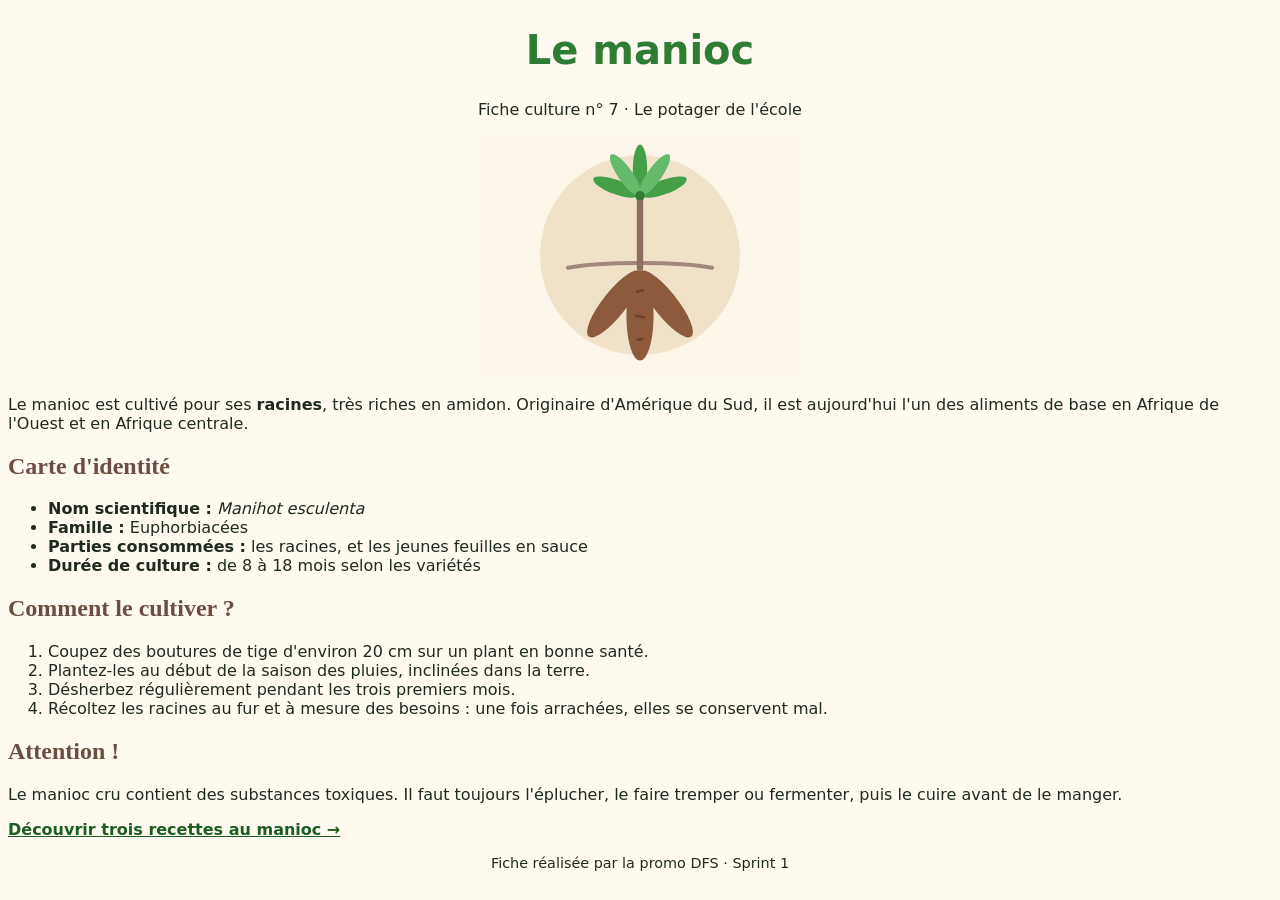
<file: niveau-1-graine/01-premiere-feuille-de-style/index.html>
<!DOCTYPE html>
<html lang="fr">
<head>
  <meta charset="UTF-8">
  <meta name="viewport" content="width=device-width, initial-scale=1.0">
  <title>Le manioc — Fiche culture</title>
  <link rel="stylesheet" href="css/style.css">
  <!-- TODO 2 : ajoutez ici une balise <style> (étape 2) -->
  <!-- TODO 3 : remplacez ensuite la balise <style> par un lien vers css/style.css (étape 3) -->
</head>
<body>
  <!--
    Cette page n'a encore AUCUN style : le navigateur applique ses styles par défaut
    (police Times, texte noir sur fond blanc, liens bleus soulignés…).
    Votre mission : l'habiller avec du CSS (voir README.md).
  -->

  <!-- ===== EN-TÊTE ===== -->
  <header>
    <!-- TODO 1 : ajoutez un attribut style à ce <h1> (étape 1) -->
    <h1>Le manioc</h1>
    <p>Fiche culture n° 7 · Le potager de l'école</p>
    <img src="images/manioc.svg" alt="Plant de manioc : une tige, des feuilles en forme de main et trois grosses racines brunes sous la terre" width="320" height="240">
  </header>

  <!-- ===== CONTENU PRINCIPAL ===== -->
  <main>
    <p>
      Le manioc est cultivé pour ses <strong>racines</strong>, très riches en amidon.
      Originaire d'Amérique du Sud, il est aujourd'hui l'un des aliments de base
      en Afrique de l'Ouest et en Afrique centrale.
    </p>

    <h2>Carte d'identité</h2>
    <ul>
      <li><strong>Nom scientifique :</strong> <i>Manihot esculenta</i></li>
      <li><strong>Famille :</strong> Euphorbiacées</li>
      <li><strong>Parties consommées :</strong> les racines, et les jeunes feuilles en sauce</li>
      <li><strong>Durée de culture :</strong> de 8 à 18 mois selon les variétés</li>
    </ul>

    <h2>Comment le cultiver ?</h2>
    <ol>
      <li>Coupez des boutures de tige d'environ 20 cm sur un plant en bonne santé.</li>
      <li>Plantez-les au début de la saison des pluies, inclinées dans la terre.</li>
      <li>Désherbez régulièrement pendant les trois premiers mois.</li>
      <li>Récoltez les racines au fur et à mesure des besoins : une fois arrachées, elles se conservent mal.</li>
    </ol>

    <h2>Attention !</h2>
    <p>
      Le manioc cru contient des substances toxiques. Il faut toujours l'éplucher,
      le faire tremper ou fermenter, puis le cuire avant de le manger.
    </p>

    <p><a href="recettes.html">Découvrir trois recettes au manioc →</a></p>
  </main>

  <!-- ===== PIED DE PAGE ===== -->
  <footer>
    <p>Fiche réalisée par la promo DFS · Sprint 1</p>
  </footer>
</body>
</html>
</file>
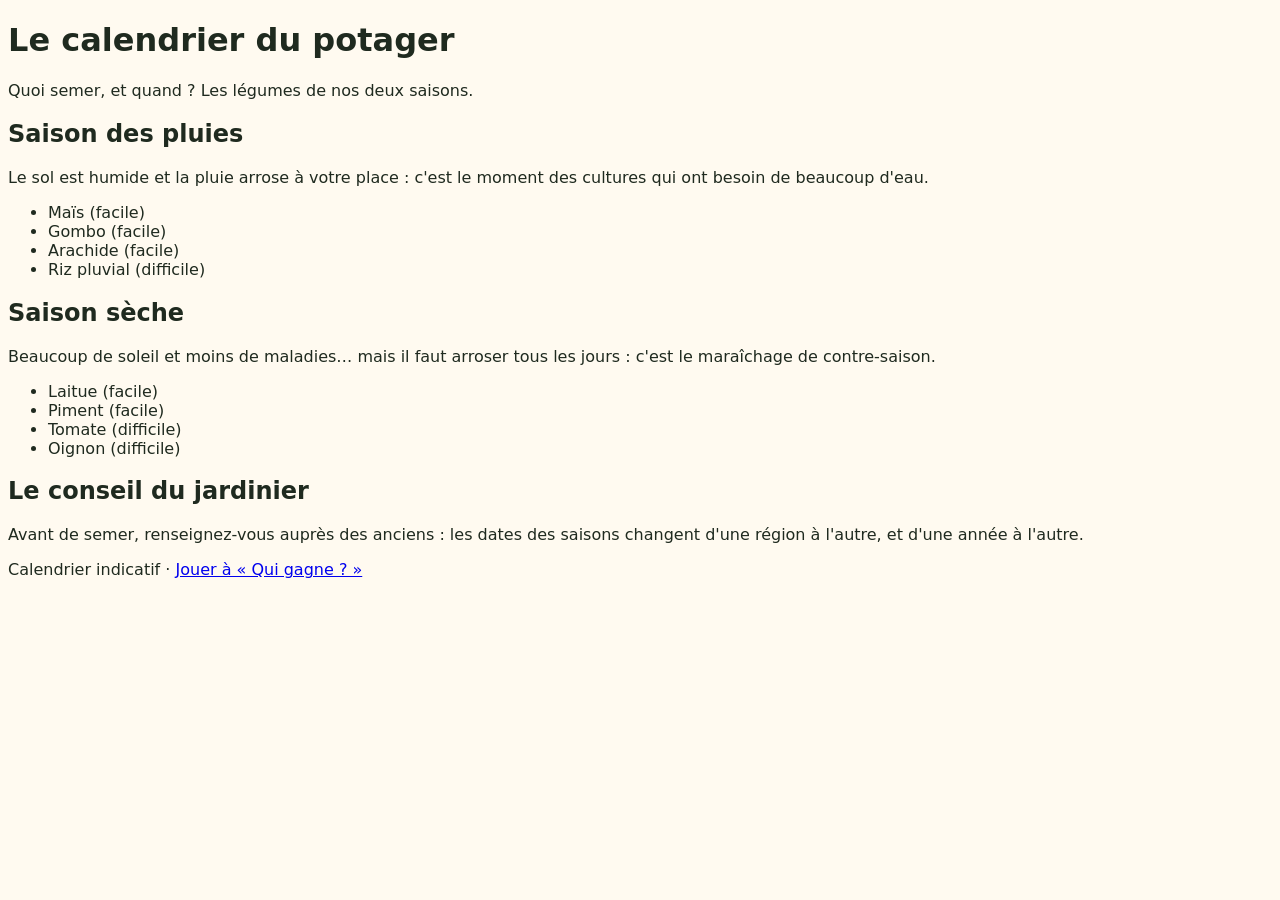
<file: niveau-1-graine/02-selecteurs-cascade/index.html>
<!DOCTYPE html>
<html lang="fr">
<head>
  <meta charset="UTF-8">
  <meta name="viewport" content="width=device-width, initial-scale=1.0">
  <title>Le calendrier du potager</title>
  <link rel="stylesheet" href="css/style.css">
</head>
<body>

  <!-- ===== EN-TÊTE ===== -->
  <header>
    <h1>Le calendrier du potager</h1>
    <p>Quoi semer, et quand ? Les légumes de nos deux saisons.</p>
  </header>

  <!-- ===== CONTENU PRINCIPAL ===== -->
  <main>

    <!-- TODO 1 : ajoutez à cette section les classes « saison » ET « pluies » -->
    <section>
      <h2>Saison des pluies</h2>
      <p>Le sol est humide et la pluie arrose à votre place : c'est le moment des cultures qui ont besoin de beaucoup d'eau.</p>
      <!-- TODO 2 : ajoutez la classe « facile » ou « difficile » à chaque <li> (le mot entre parenthèses vous le dit) -->
      <ul>
        <li>Maïs (facile)</li>
        <li>Gombo (facile)</li>
        <li>Arachide (facile)</li>
        <li>Riz pluvial (difficile)</li>
      </ul>
    </section>

    <!-- TODO 1 : ajoutez à cette section les classes « saison » ET « seche » (sans accent) -->
    <section>
      <h2>Saison sèche</h2>
      <p>Beaucoup de soleil et moins de maladies… mais il faut arroser tous les jours : c'est le maraîchage de contre-saison.</p>
      <!-- TODO 2 : même travail sur ces <li> -->
      <ul>
        <li>Laitue (facile)</li>
        <li>Piment (facile)</li>
        <li>Tomate (difficile)</li>
        <li>Oignon (difficile)</li>
      </ul>
    </section>

    <!-- TODO 3 : donnez à cet encadré l'identifiant « conseil » -->
    <aside>
      <h2>Le conseil du jardinier</h2>
      <p>Avant de semer, renseignez-vous auprès des anciens : les dates des saisons changent d'une région à l'autre, et d'une année à l'autre.</p>
    </aside>

  </main>

  <!-- ===== PIED DE PAGE ===== -->
  <footer>
    <p>Calendrier indicatif · <a href="quiz.html">Jouer à « Qui gagne ? »</a></p>
  </footer>
</body>
</html>
</file>
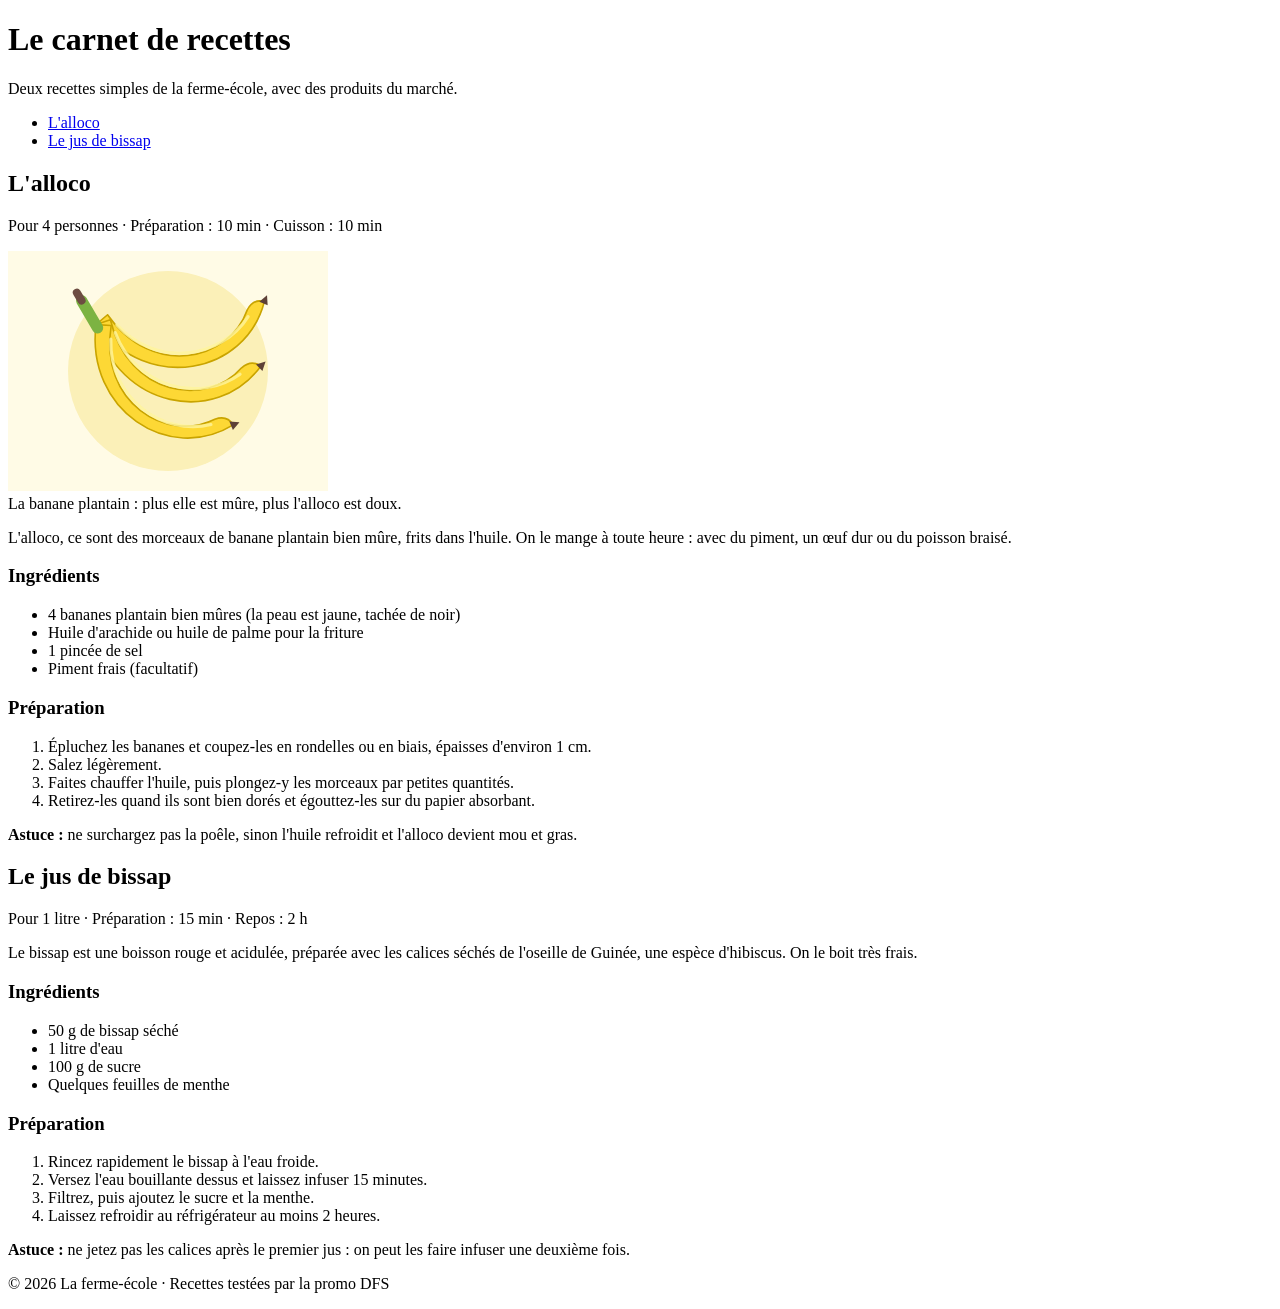
<file: niveau-1-graine/03-couleurs-polices/index.html>
<!DOCTYPE html>
<html lang="fr">
<head>
  <meta charset="UTF-8">
  <meta name="viewport" content="width=device-width, initial-scale=1.0">
  <title>Le carnet de recettes de la ferme-école</title>
  <link rel="stylesheet" href="css/style.css">
</head>
<body>

  <!-- ===== EN-TÊTE ===== -->
  <header>
    <h1>Le carnet de recettes</h1>
    <p>Deux recettes simples de la ferme-école, avec des produits du marché.</p>
    <nav aria-label="Sommaire">
      <ul>
        <li><a href="#alloco">L'alloco</a></li>
        <li><a href="#bissap">Le jus de bissap</a></li>
      </ul>
    </nav>
  </header>

  <!-- ===== CONTENU PRINCIPAL ===== -->
  <main>

    <!-- Recette 1 -->
    <article id="alloco">
      <h2>L'alloco</h2>
      <p class="infos">Pour 4 personnes · Préparation : 10 min · Cuisson : 10 min</p>

      <figure>
        <img src="images/banane.svg" alt="Régime de bananes plantain bien mûres" width="320" height="240">
        <figcaption>La banane plantain : plus elle est mûre, plus l'alloco est doux.</figcaption>
      </figure>

      <p>
        L'alloco, ce sont des morceaux de banane plantain bien mûre, frits dans l'huile.
        On le mange à toute heure : avec du piment, un œuf dur ou du poisson braisé.
      </p>

      <h3>Ingrédients</h3>
      <ul>
        <li>4 bananes plantain bien mûres (la peau est jaune, tachée de noir)</li>
        <li>Huile d'arachide ou huile de palme pour la friture</li>
        <li>1 pincée de sel</li>
        <li>Piment frais (facultatif)</li>
      </ul>

      <h3>Préparation</h3>
      <ol>
        <li>Épluchez les bananes et coupez-les en rondelles ou en biais, épaisses d'environ 1 cm.</li>
        <li>Salez légèrement.</li>
        <li>Faites chauffer l'huile, puis plongez-y les morceaux par petites quantités.</li>
        <li>Retirez-les quand ils sont bien dorés et égouttez-les sur du papier absorbant.</li>
      </ol>

      <p class="astuce"><strong>Astuce :</strong> ne surchargez pas la poêle, sinon l'huile refroidit et l'alloco devient mou et gras.</p>
    </article>

    <!-- Recette 2 -->
    <article id="bissap">
      <h2>Le jus de bissap</h2>
      <p class="infos">Pour 1 litre · Préparation : 15 min · Repos : 2 h</p>

      <p>
        Le bissap est une boisson rouge et acidulée, préparée avec les calices séchés
        de l'oseille de Guinée, une espèce d'hibiscus. On le boit très frais.
      </p>

      <h3>Ingrédients</h3>
      <ul>
        <li>50 g de bissap séché</li>
        <li>1 litre d'eau</li>
        <li>100 g de sucre</li>
        <li>Quelques feuilles de menthe</li>
      </ul>

      <h3>Préparation</h3>
      <ol>
        <li>Rincez rapidement le bissap à l'eau froide.</li>
        <li>Versez l'eau bouillante dessus et laissez infuser 15 minutes.</li>
        <li>Filtrez, puis ajoutez le sucre et la menthe.</li>
        <li>Laissez refroidir au réfrigérateur au moins 2 heures.</li>
      </ol>

      <p class="astuce"><strong>Astuce :</strong> ne jetez pas les calices après le premier jus : on peut les faire infuser une deuxième fois.</p>
    </article>

  </main>

  <!-- ===== PIED DE PAGE ===== -->
  <footer>
    <p>© 2026 La ferme-école · Recettes testées par la promo DFS</p>
  </footer>
</body>
</html>
</file>
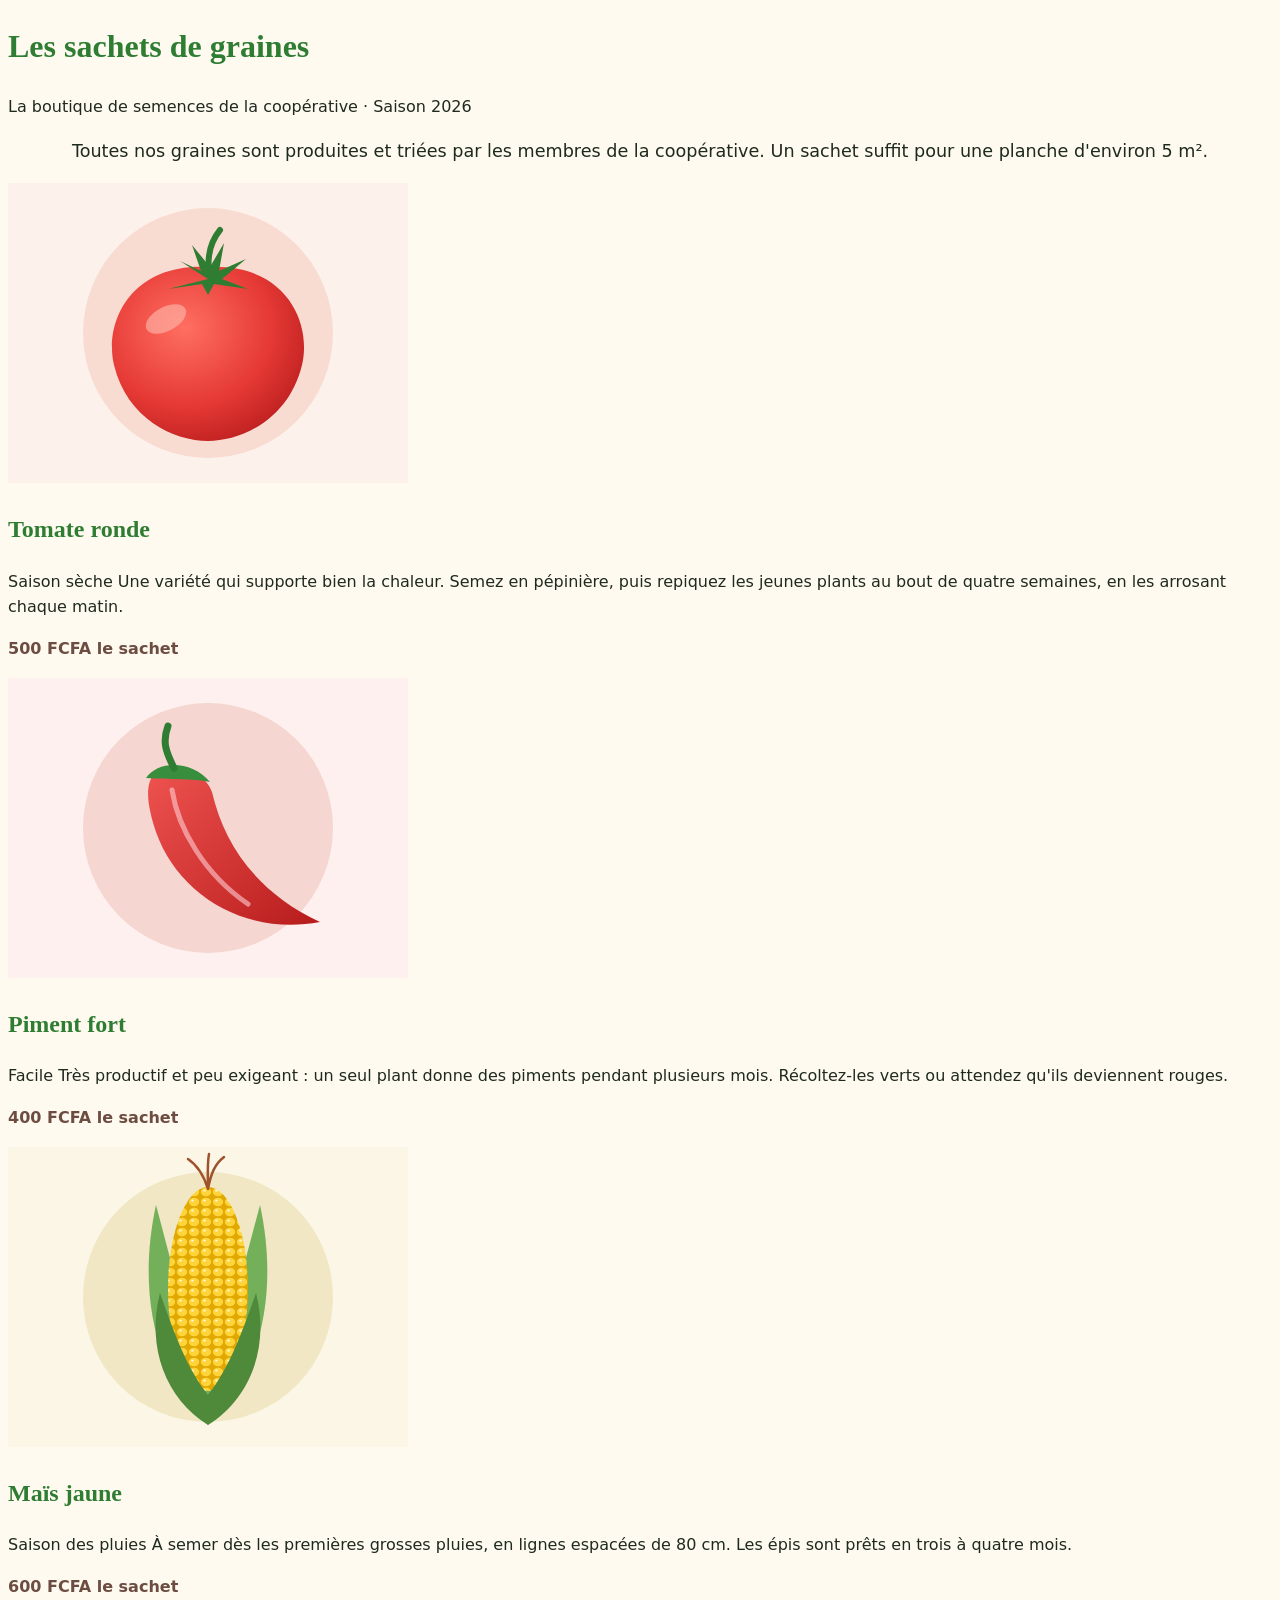
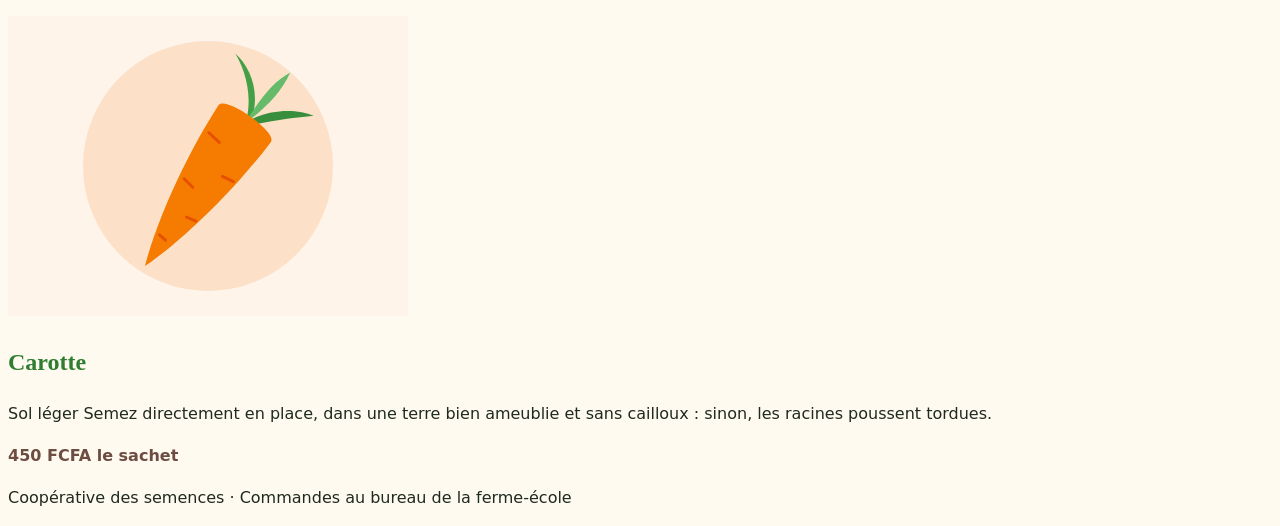
<file: niveau-1-graine/04-modele-de-boite/index.html>
<!DOCTYPE html>
<html lang="fr">
<head>
  <meta charset="UTF-8">
  <meta name="viewport" content="width=device-width, initial-scale=1.0">
  <title>Les sachets de graines — La coopérative</title>
  <link rel="stylesheet" href="css/style.css">
</head>
<body>

  <!-- ===== EN-TÊTE ===== -->
  <header>
    <h1>Les sachets de graines</h1>
    <p>La boutique de semences de la coopérative · Saison 2026</p>
  </header>

  <!-- ===== CONTENU PRINCIPAL : un <article class="sachet"> par variété ===== -->
  <main>
    <p class="intro">
      Toutes nos graines sont produites et triées par les membres de la coopérative.
      Un sachet suffit pour une planche d'environ 5 m².
    </p>

    <article class="sachet">
      <img src="images/tomate.svg" alt="Tomate rouge et ronde avec ses feuilles" width="400" height="300">
      <h2>Tomate ronde</h2>
      <p>
        <span class="badge">Saison sèche</span>
        Une variété qui supporte bien la chaleur. Semez en pépinière, puis repiquez les jeunes plants
        au bout de quatre semaines, en les arrosant chaque matin.
      </p>
      <p class="prix">500 FCFA le sachet</p>
    </article>

    <article class="sachet">
      <img src="images/piment.svg" alt="Piment rouge allongé avec sa queue verte" width="400" height="300">
      <h2>Piment fort</h2>
      <p>
        <span class="badge">Facile</span>
        Très productif et peu exigeant : un seul plant donne des piments pendant plusieurs mois.
        Récoltez-les verts ou attendez qu'ils deviennent rouges.
      </p>
      <p class="prix">400 FCFA le sachet</p>
    </article>

    <article class="sachet">
      <img src="images/mais.svg" alt="Épi de maïs jaune entouré de ses feuilles vertes" width="400" height="300">
      <h2>Maïs jaune</h2>
      <p>
        <span class="badge">Saison des pluies</span>
        À semer dès les premières grosses pluies, en lignes espacées de 80 cm.
        Les épis sont prêts en trois à quatre mois.
      </p>
      <p class="prix">600 FCFA le sachet</p>
    </article>

    <article class="sachet">
      <img src="images/carotte.svg" alt="Carotte orange avec ses fanes vertes" width="400" height="300">
      <h2>Carotte</h2>
      <p>
        <span class="badge">Sol léger</span>
        Semez directement en place, dans une terre bien ameublie et sans cailloux :
        sinon, les racines poussent tordues.
      </p>
      <p class="prix">450 FCFA le sachet</p>
    </article>
  </main>

  <!-- ===== PIED DE PAGE ===== -->
  <footer>
    <p>Coopérative des semences · Commandes au bureau de la ferme-école</p>
  </footer>
</body>
</html>
</file>
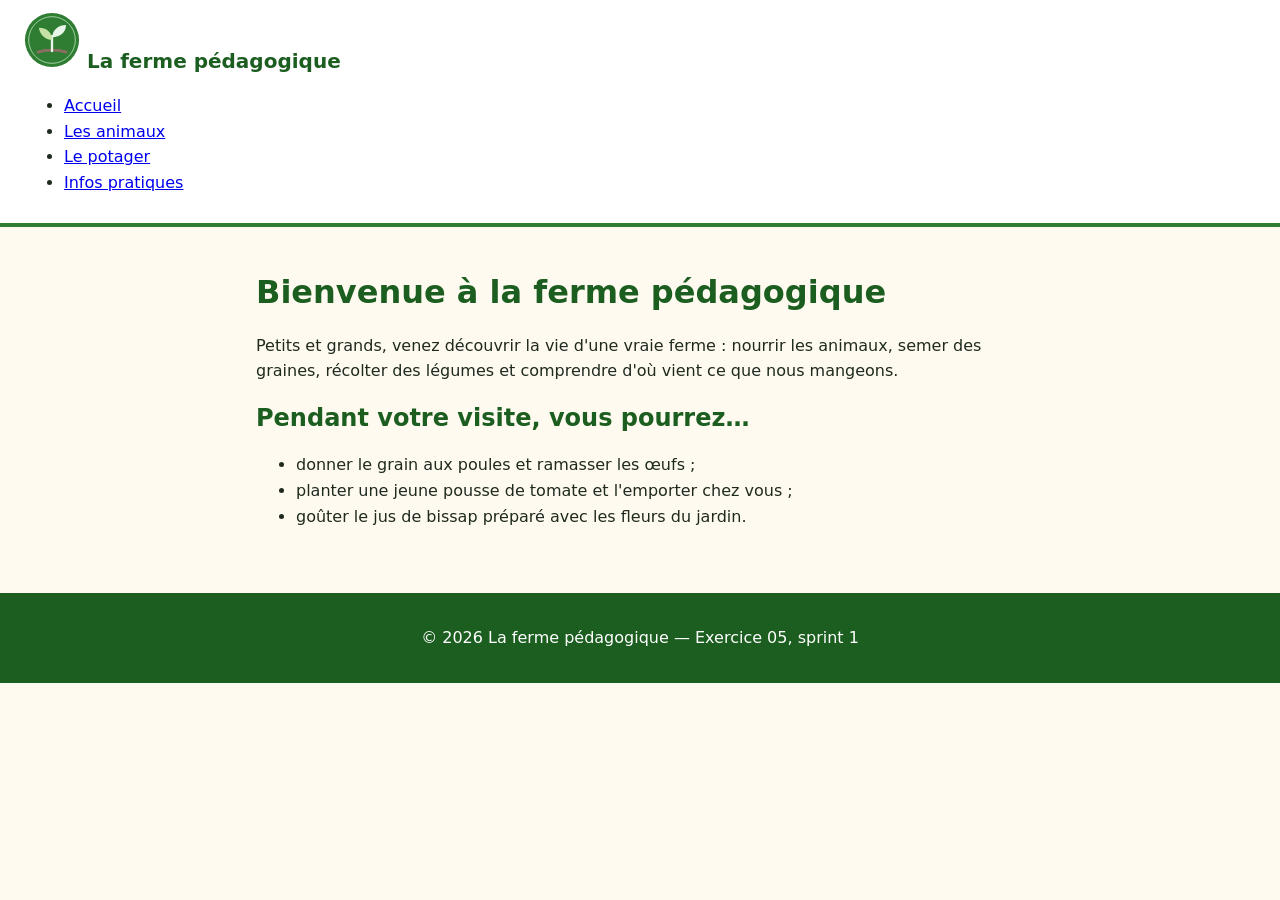
<file: niveau-2-pousse/05-menu-flexbox/index.html>
<!DOCTYPE html>
<html lang="fr">
<head>
  <meta charset="UTF-8">
  <meta name="viewport" content="width=device-width, initial-scale=1.0">
  <title>Accueil — La ferme pédagogique</title>
  <link rel="stylesheet" href="css/style.css">
</head>
<body>

  <!-- ===== EN-TÊTE : identique sur les 4 pages ===== -->
  <header class="entete">
    <!-- Logo + nom du site : un seul lien vers l'accueil -->
    <a class="logo" href="index.html">
      <img src="images/logo.svg" alt="" width="56" height="56">
      <span>La ferme pédagogique</span>
    </a>

    <!-- Menu principal : aria-current="page" signale la page en cours -->
    <nav aria-label="Menu principal">
      <ul class="menu">
        <li><a href="index.html" aria-current="page">Accueil</a></li>
        <li><a href="animaux.html">Les animaux</a></li>
        <li><a href="potager.html">Le potager</a></li>
        <li><a href="infos.html">Infos pratiques</a></li>
      </ul>
    </nav>
  </header>

  <!-- ===== CONTENU ===== -->
  <main>
    <h1>Bienvenue à la ferme pédagogique</h1>
    <p>
      Petits et grands, venez découvrir la vie d'une vraie ferme : nourrir les animaux,
      semer des graines, récolter des légumes et comprendre d'où vient ce que nous mangeons.
    </p>

    <h2>Pendant votre visite, vous pourrez…</h2>
    <ul>
      <li>donner le grain aux poules et ramasser les œufs ;</li>
      <li>planter une jeune pousse de tomate et l'emporter chez vous ;</li>
      <li>goûter le jus de bissap préparé avec les fleurs du jardin.</li>
    </ul>
  </main>

  <!-- ===== PIED DE PAGE ===== -->
  <footer>
    <p>© 2026 La ferme pédagogique — Exercice 05, sprint 1</p>
  </footer>

</body>
</html>
</file>
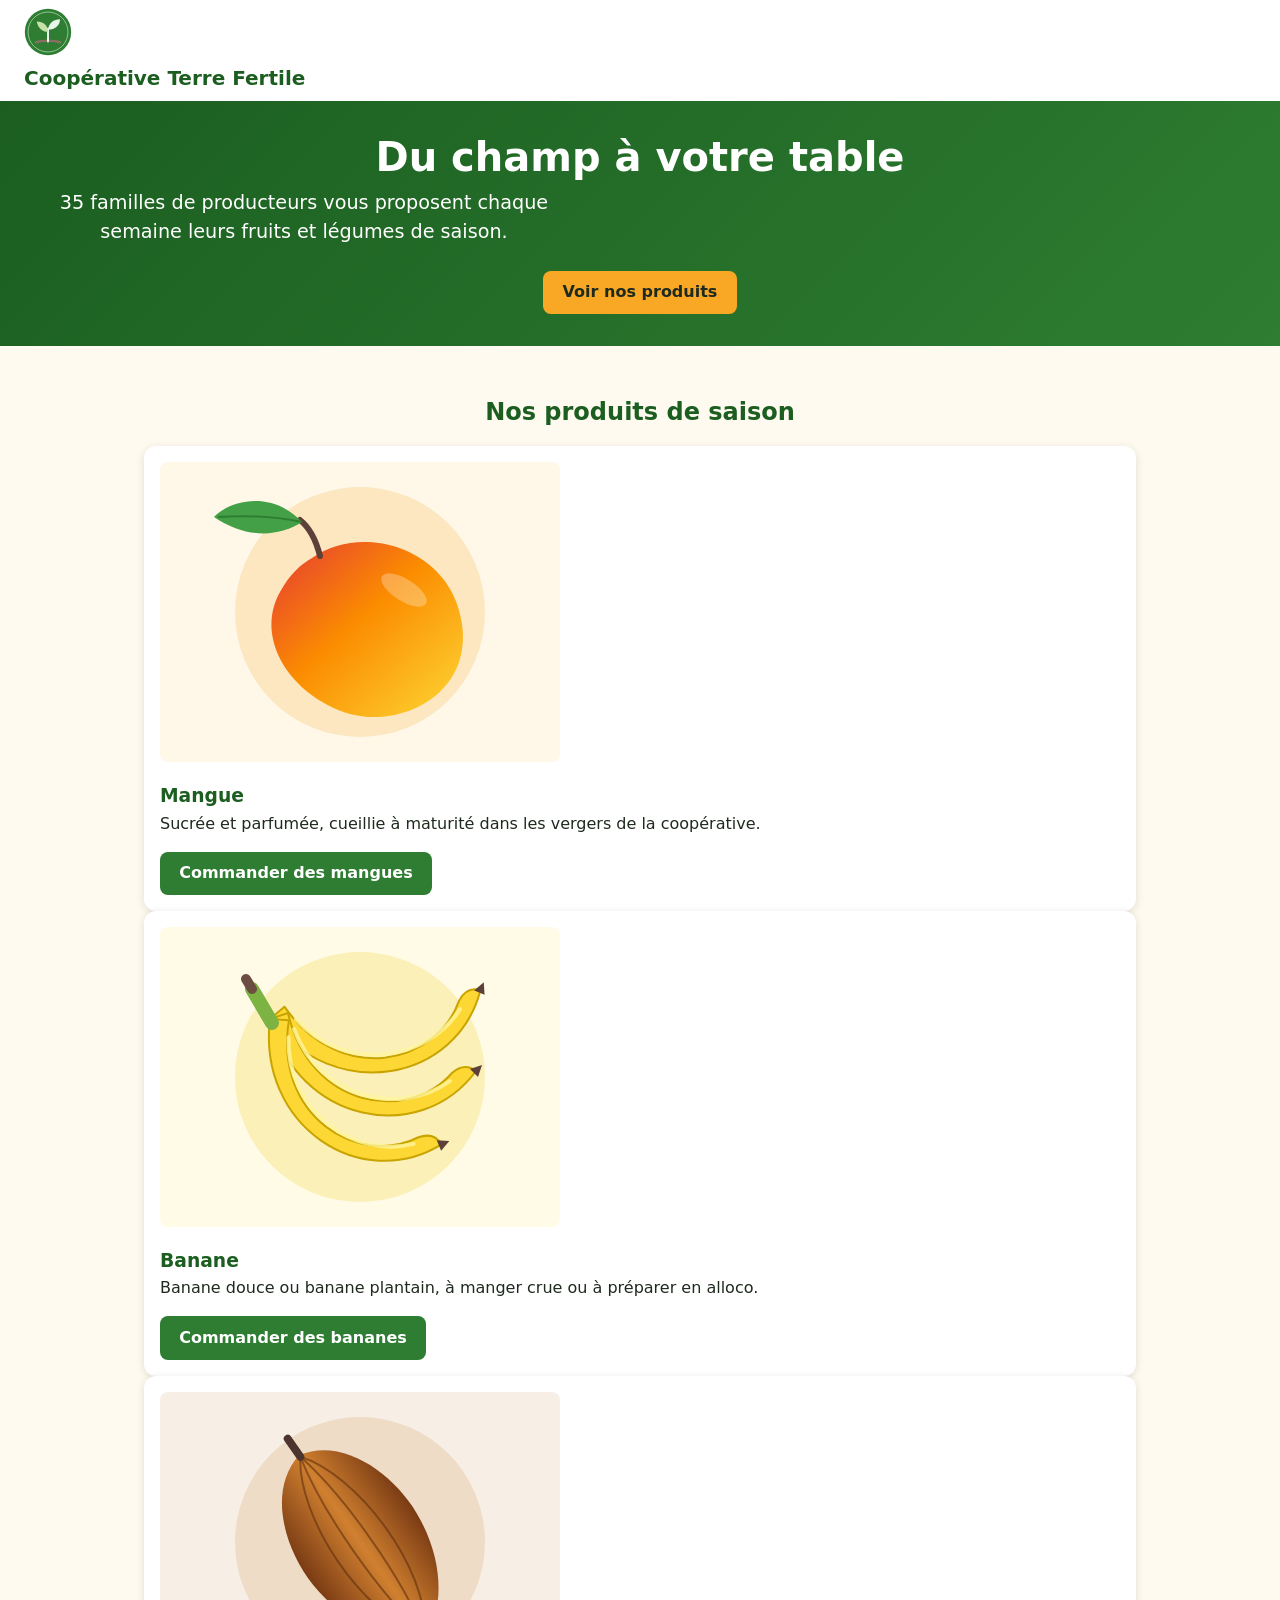
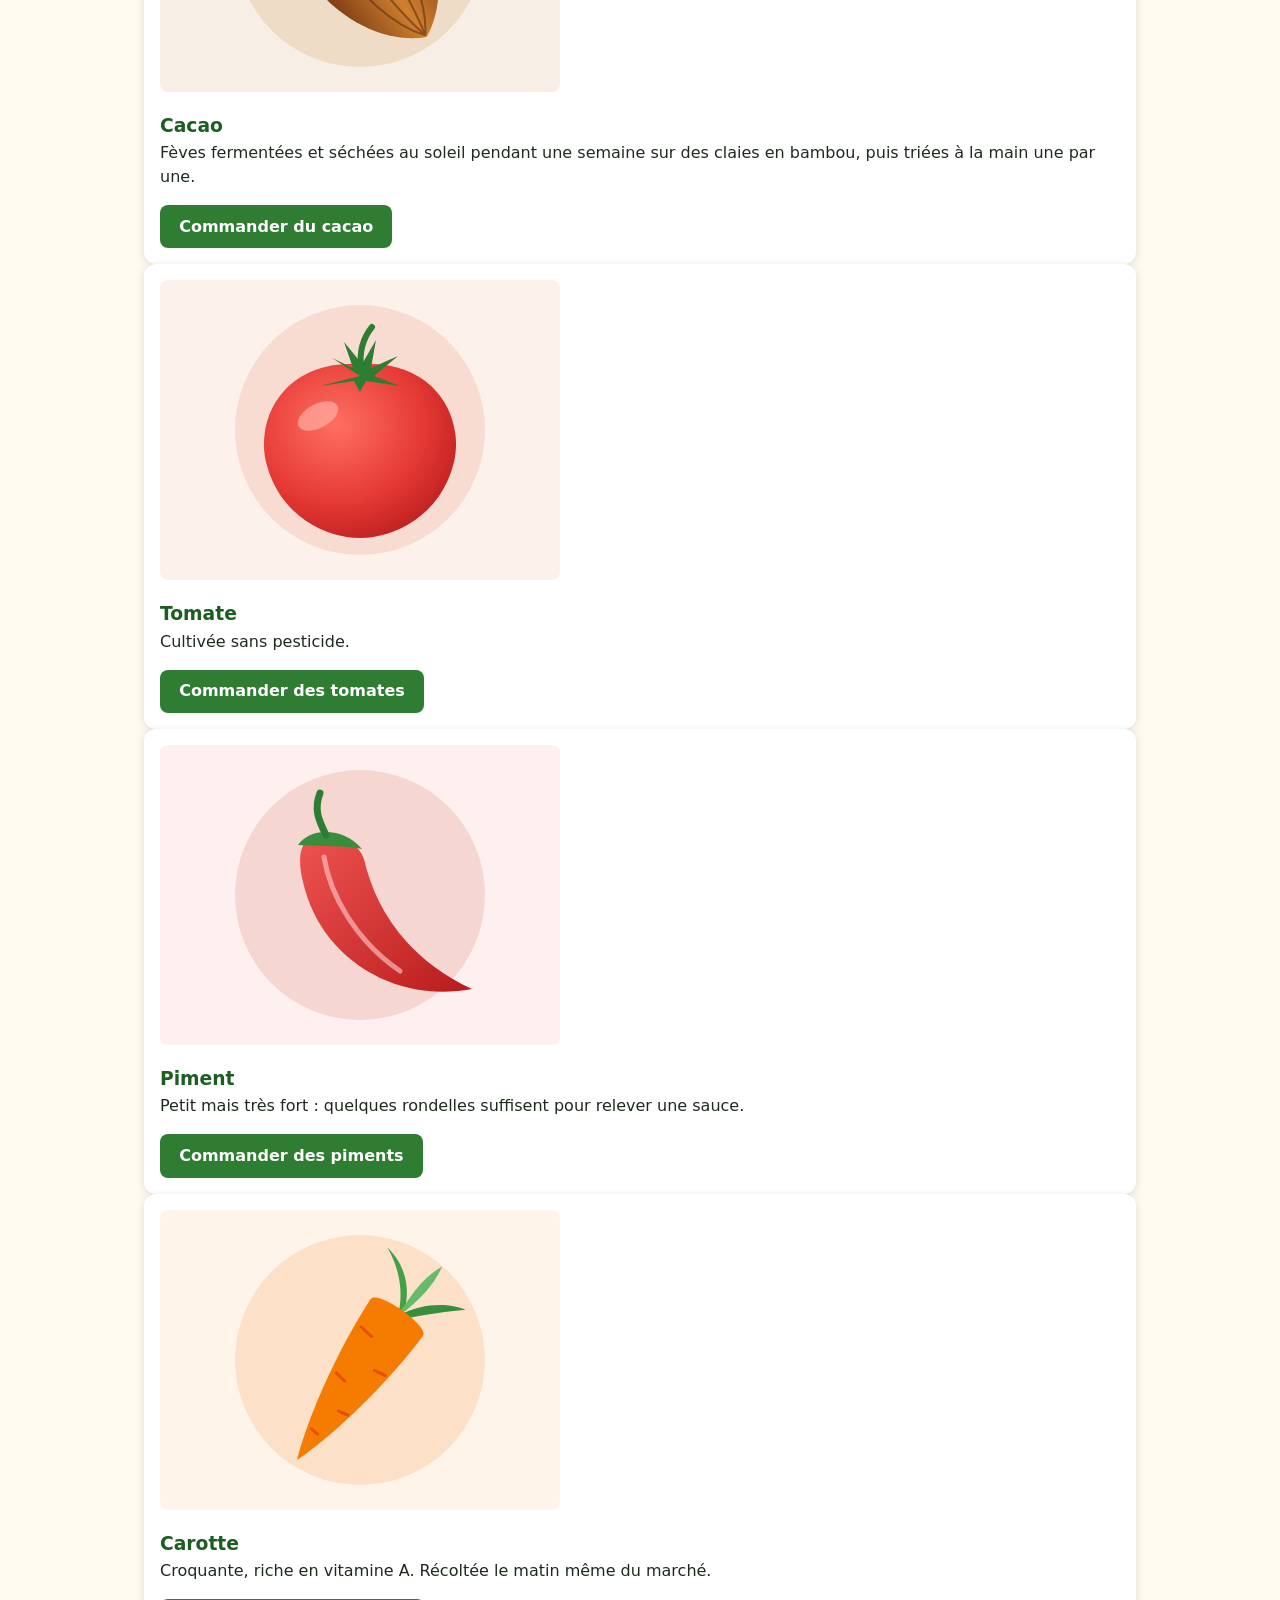
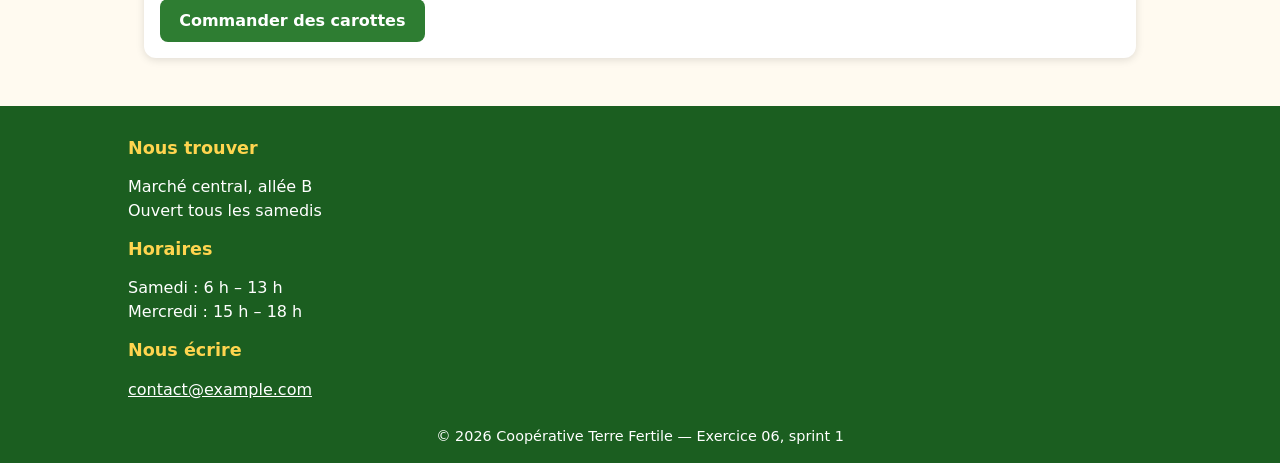
<file: niveau-2-pousse/06-cartes-flexbox/index.html>
<!DOCTYPE html>
<html lang="fr">
<head>
  <meta charset="UTF-8">
  <meta name="viewport" content="width=device-width, initial-scale=1.0">
  <title>Nos produits — Coopérative Terre Fertile</title>
  <link rel="stylesheet" href="css/style.css">
</head>
<body>

  <!-- ===== EN-TÊTE ===== -->
  <header class="bandeau">
    <img src="images/logo.svg" alt="" width="48" height="48">
    <p class="nom-site">Coopérative Terre Fertile</p>
  </header>

  <main>

    <!-- ===== BANNIÈRE D'ACCUEIL ===== -->
    <section class="banniere">
      <h1>Du champ à votre table</h1>
      <p>35 familles de producteurs vous proposent chaque semaine leurs fruits et légumes de saison.</p>
      <a class="bouton bouton-clair" href="#produits">Voir nos produits</a>
    </section>

    <!-- ===== PRODUITS ===== -->
    <section id="produits" class="produits">
      <h2>Nos produits de saison</h2>

      <!-- Conteneur des 6 cartes -->
      <div class="cartes">

        <article class="carte">
          <img src="images/mangue.svg" alt="Mangue mûre, jaune et rouge" width="400" height="300">
          <h3>Mangue</h3>
          <p>Sucrée et parfumée, cueillie à maturité dans les vergers de la coopérative.</p>
          <a class="bouton" href="mailto:commandes@example.com?subject=Mangues">Commander des mangues</a>
        </article>

        <article class="carte">
          <img src="images/banane.svg" alt="Trois bananes jaunes" width="400" height="300">
          <h3>Banane</h3>
          <p>Banane douce ou banane plantain, à manger crue ou à préparer en alloco.</p>
          <a class="bouton" href="mailto:commandes@example.com?subject=Bananes">Commander des bananes</a>
        </article>

        <article class="carte">
          <img src="images/cacao.svg" alt="Cabosse de cacao orange et brune" width="400" height="300">
          <h3>Cacao</h3>
          <p>Fèves fermentées et séchées au soleil pendant une semaine sur des claies en bambou, puis triées à la main une par une.</p>
          <a class="bouton" href="mailto:commandes@example.com?subject=Cacao">Commander du cacao</a>
        </article>

        <article class="carte">
          <img src="images/tomate.svg" alt="Tomate rouge et ronde avec sa tige verte" width="400" height="300">
          <h3>Tomate</h3>
          <p>Cultivée sans pesticide.</p>
          <a class="bouton" href="mailto:commandes@example.com?subject=Tomates">Commander des tomates</a>
        </article>

        <article class="carte">
          <img src="images/piment.svg" alt="Piment rouge allongé et recourbé" width="400" height="300">
          <h3>Piment</h3>
          <p>Petit mais très fort : quelques rondelles suffisent pour relever une sauce.</p>
          <a class="bouton" href="mailto:commandes@example.com?subject=Piments">Commander des piments</a>
        </article>

        <article class="carte">
          <img src="images/carotte.svg" alt="Carotte orange avec ses fanes vertes" width="400" height="300">
          <h3>Carotte</h3>
          <p>Croquante, riche en vitamine A. Récoltée le matin même du marché.</p>
          <a class="bouton" href="mailto:commandes@example.com?subject=Carottes">Commander des carottes</a>
        </article>

      </div>
    </section>

  </main>

  <!-- ===== PIED DE PAGE ===== -->
  <footer class="pied">
    <div class="pied-colonnes">
      <section>
        <h2>Nous trouver</h2>
        <p>Marché central, allée B<br>Ouvert tous les samedis</p>
      </section>
      <section>
        <h2>Horaires</h2>
        <p>Samedi : 6 h – 13 h<br>Mercredi : 15 h – 18 h</p>
      </section>
      <section>
        <h2>Nous écrire</h2>
        <p><a href="mailto:contact@example.com">contact@example.com</a></p>
      </section>
    </div>
    <p class="copyright">© 2026 Coopérative Terre Fertile — Exercice 06, sprint 1</p>
  </footer>

</body>
</html>
</file>
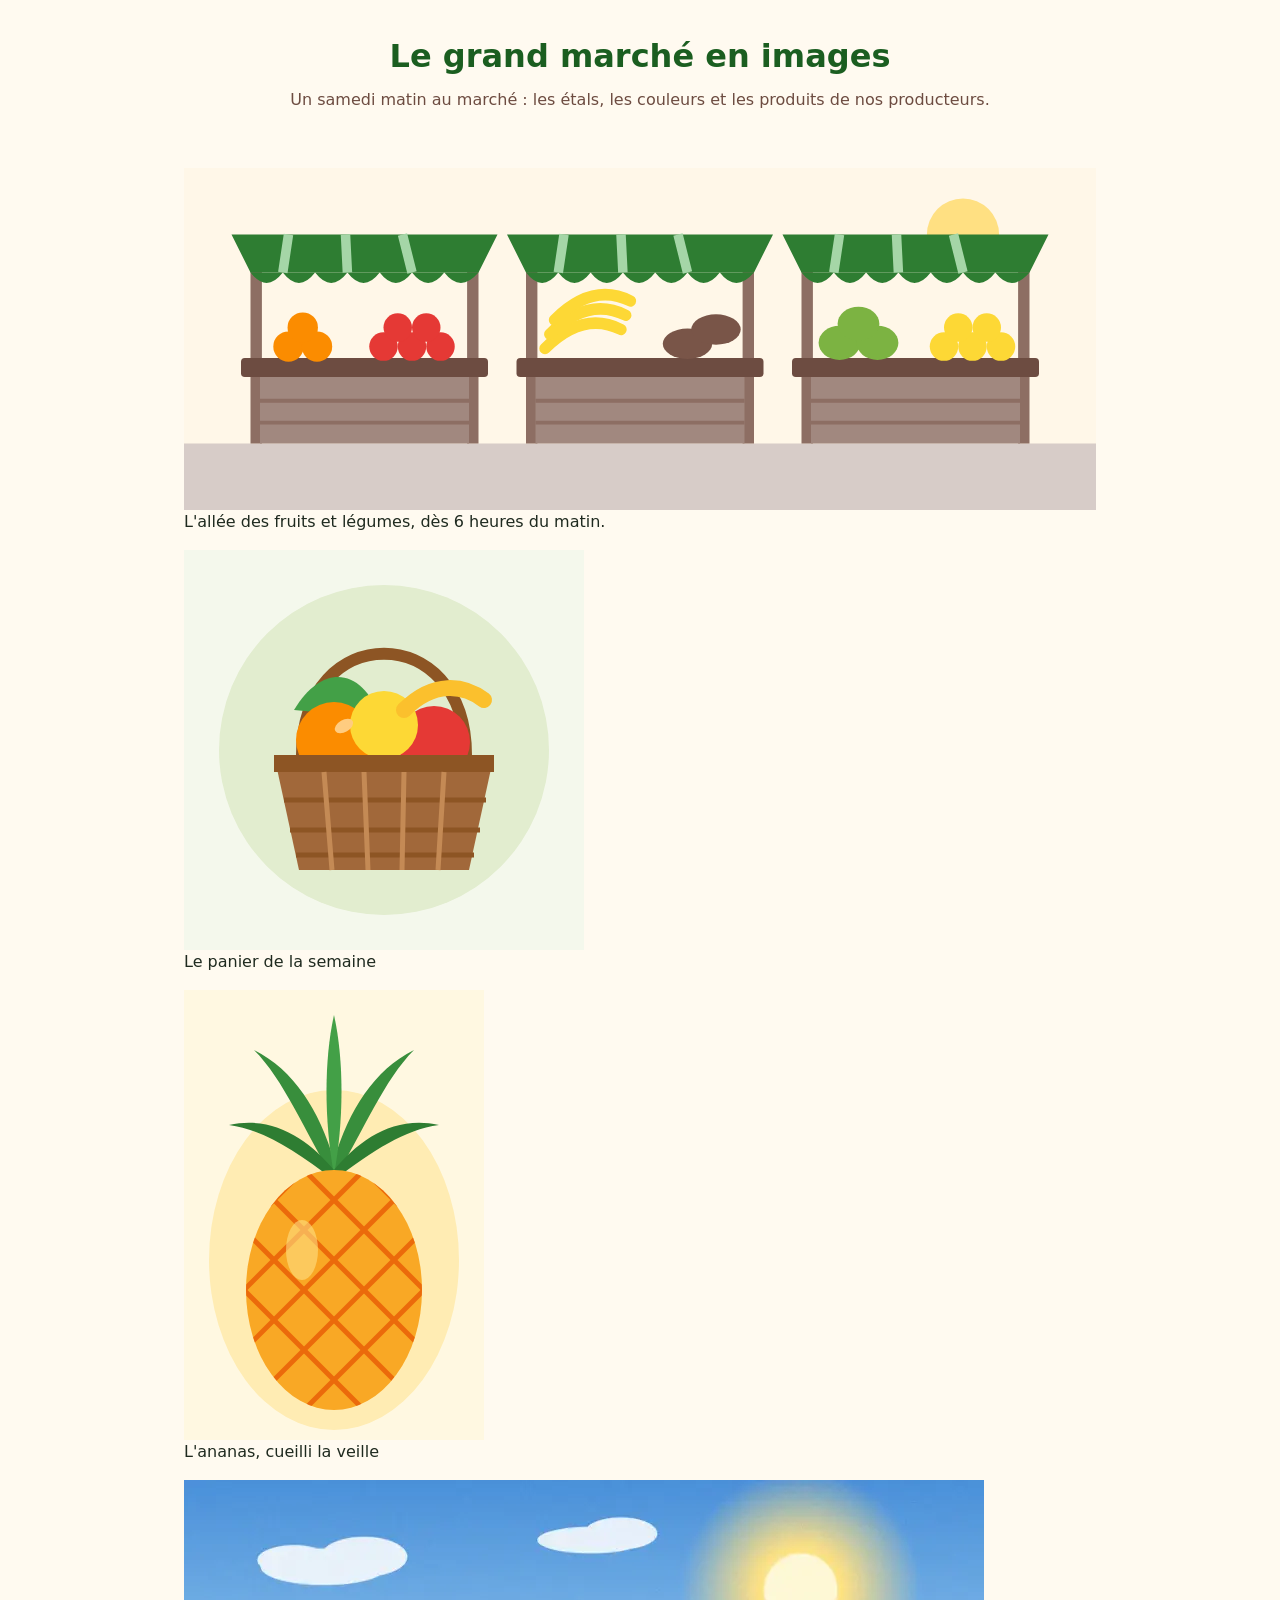
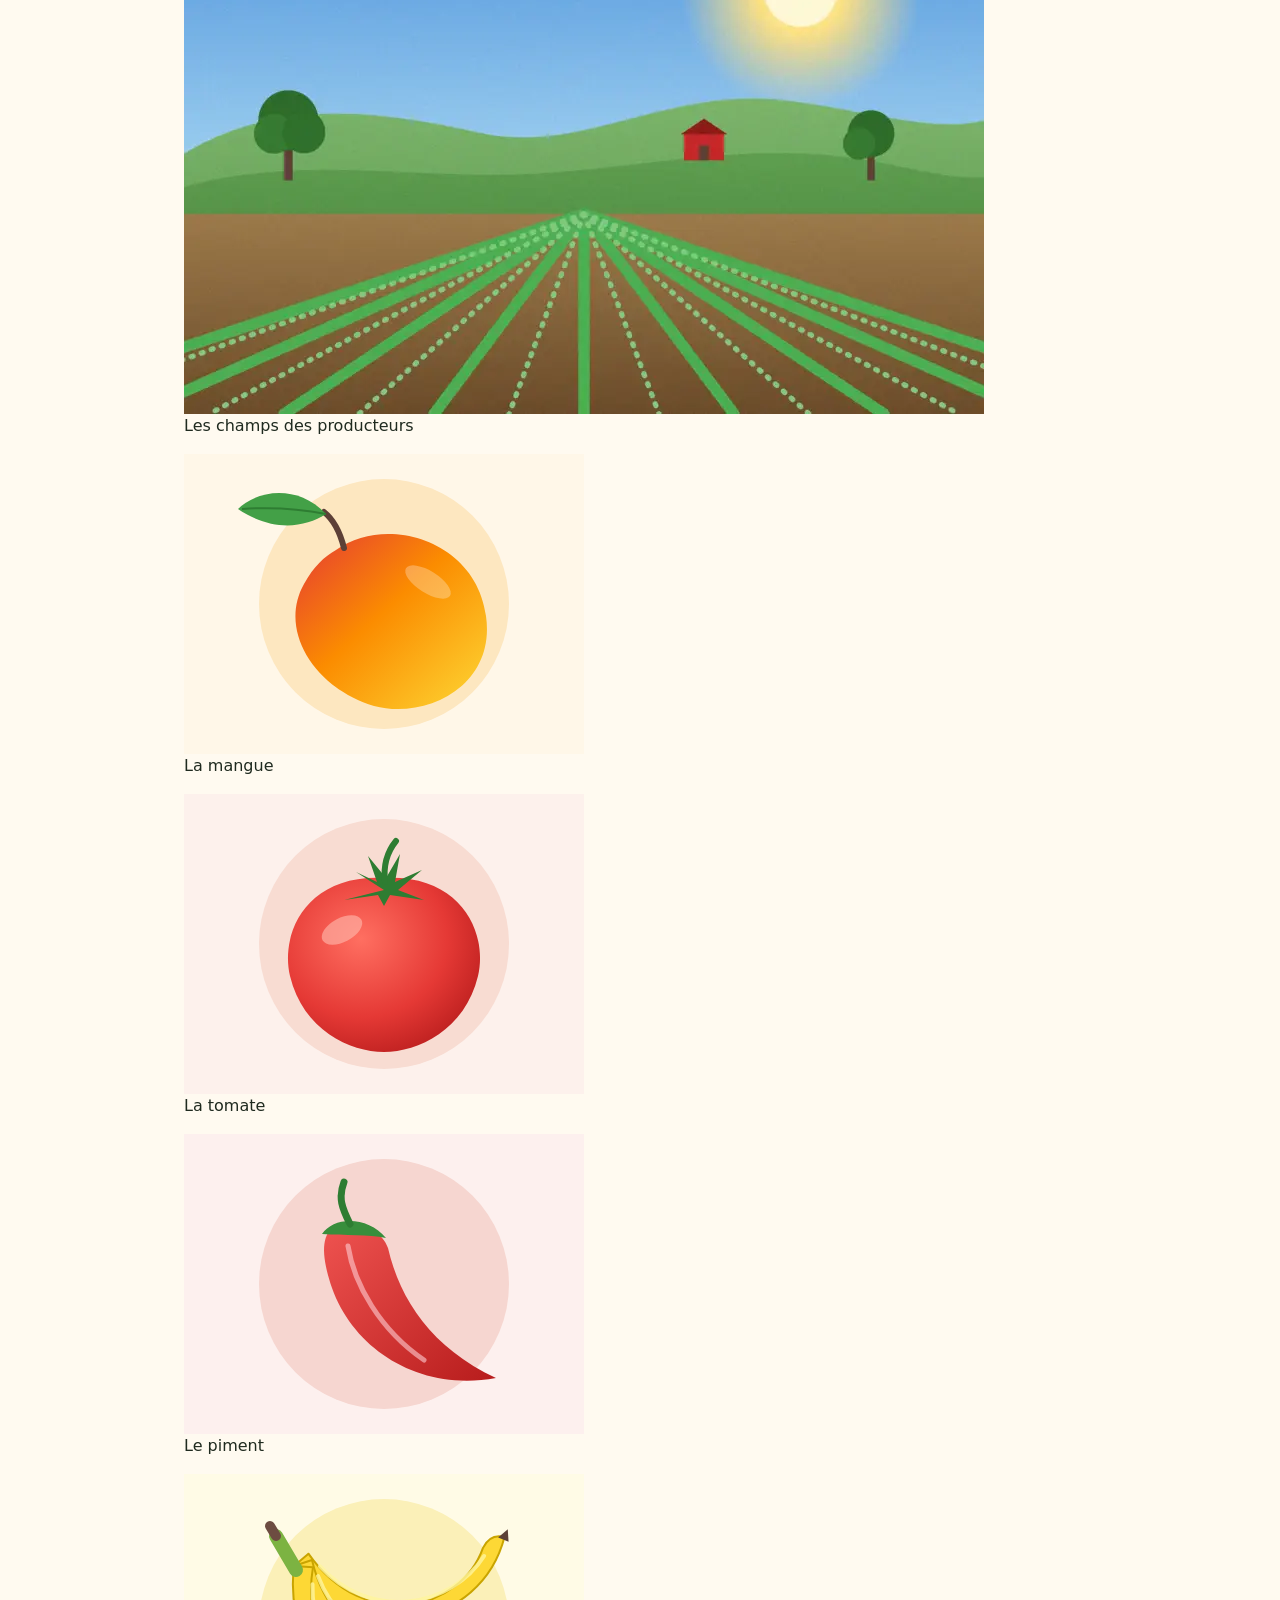
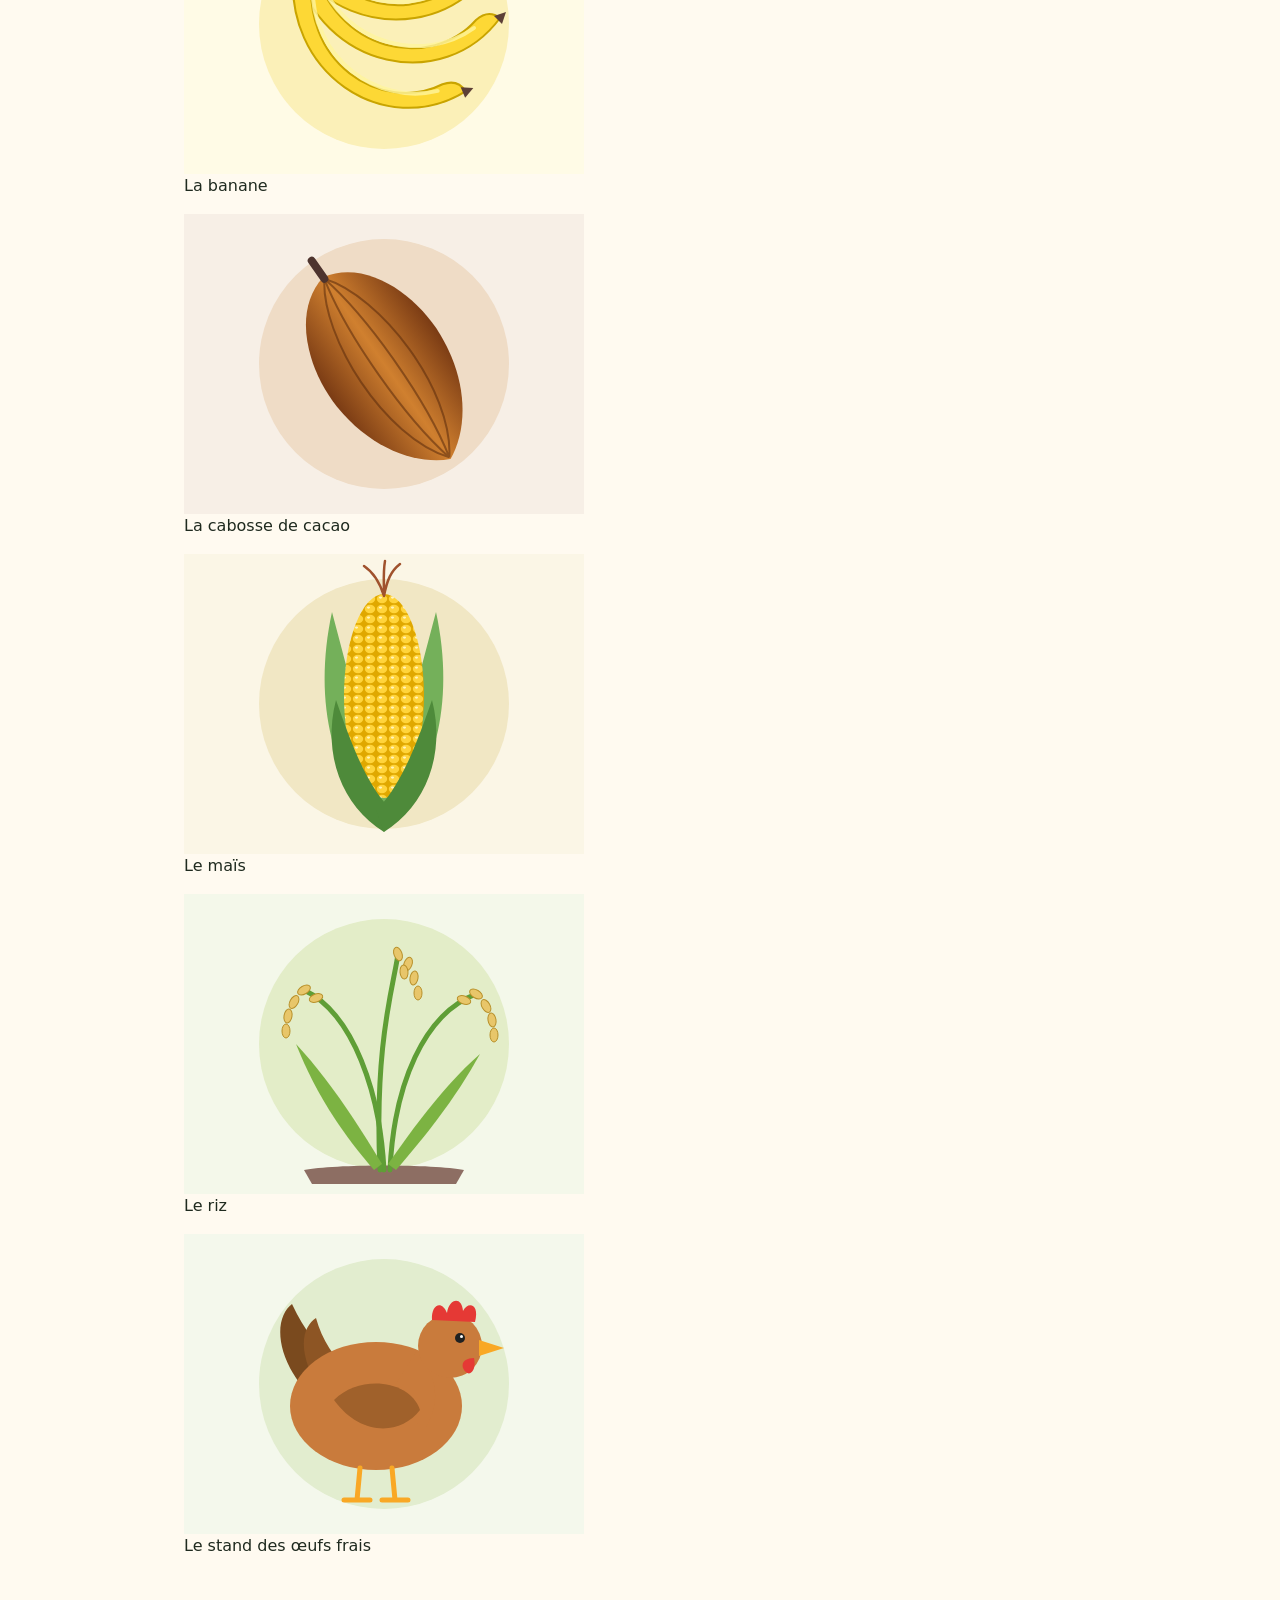
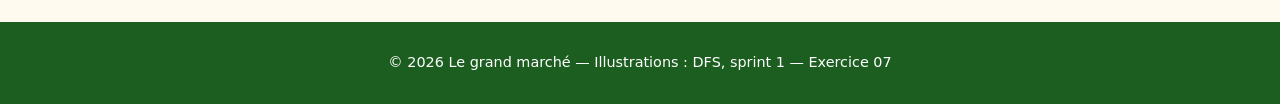
<file: niveau-2-pousse/07-galerie-grid/index.html>
<!DOCTYPE html>
<html lang="fr">
<head>
  <meta charset="UTF-8">
  <meta name="viewport" content="width=device-width, initial-scale=1.0">
  <title>Le grand marché en images</title>
  <link rel="stylesheet" href="css/style.css">
</head>
<body>

  <!-- ===== EN-TÊTE ===== -->
  <header>
    <h1>Le grand marché en images</h1>
    <p>Un samedi matin au marché : les étals, les couleurs et les produits de nos producteurs.</p>
  </header>

  <!-- ===== GALERIE : 12 figures, des images de proportions différentes ===== -->
  <main>
    <div class="galerie">

      <!-- Image panoramique (960 × 360) : sur toute la largeur de la galerie -->
      <figure class="panorama">
        <img src="images/etal-du-marche.svg" alt="Trois étals du marché sous des auvents verts, chargés de fruits et de légumes" width="960" height="360">
        <figcaption>L'allée des fruits et légumes, dès 6 heures du matin.</figcaption>
      </figure>

      <!-- Image carrée (400 × 400) -->
      <figure>
        <img src="images/panier-de-fruits.svg" alt="Panier tressé rempli de fruits colorés" width="400" height="400">
        <figcaption>Le panier de la semaine</figcaption>
      </figure>

      <!-- Image en hauteur (300 × 450) : occupe deux rangées -->
      <figure class="haute">
        <img src="images/ananas.svg" alt="Ananas mûr avec sa couronne de feuilles" width="300" height="450">
        <figcaption>L'ananas, cueilli la veille</figcaption>
      </figure>

      <!-- Photo (800 × 533) -->
      <figure>
        <img src="images/parcelle-800.webp" alt="Champ cultivé en rangs sous le soleil, avec une ferme au loin" width="800" height="533">
        <figcaption>Les champs des producteurs</figcaption>
      </figure>

      <!-- Illustrations (400 × 300) -->
      <figure>
        <img src="images/mangue.svg" alt="Mangue mûre, jaune et rouge" width="400" height="300">
        <figcaption>La mangue</figcaption>
      </figure>

      <figure>
        <img src="images/tomate.svg" alt="Tomate rouge et ronde avec sa tige verte" width="400" height="300">
        <figcaption>La tomate</figcaption>
      </figure>

      <figure>
        <img src="images/piment.svg" alt="Piment rouge allongé et recourbé" width="400" height="300">
        <figcaption>Le piment</figcaption>
      </figure>

      <figure>
        <img src="images/banane.svg" alt="Régime de trois bananes jaunes" width="400" height="300">
        <figcaption>La banane</figcaption>
      </figure>

      <figure>
        <img src="images/cacao.svg" alt="Cabosse de cacao orange et brune" width="400" height="300">
        <figcaption>La cabosse de cacao</figcaption>
      </figure>

      <figure>
        <img src="images/mais.svg" alt="Épi de maïs jaune entouré de ses feuilles vertes" width="400" height="300">
        <figcaption>Le maïs</figcaption>
      </figure>

      <figure>
        <img src="images/riz.svg" alt="Plant de riz avec ses épis de grains qui retombent" width="400" height="300">
        <figcaption>Le riz</figcaption>
      </figure>

      <figure>
        <img src="images/poule.svg" alt="Poule rousse à crête rouge" width="400" height="300">
        <figcaption>Le stand des œufs frais</figcaption>
      </figure>

    </div>
  </main>

  <!-- ===== PIED DE PAGE ===== -->
  <footer>
    <p>© 2026 Le grand marché — Illustrations : DFS, sprint 1 — Exercice 07</p>
  </footer>

</body>
</html>
</file>
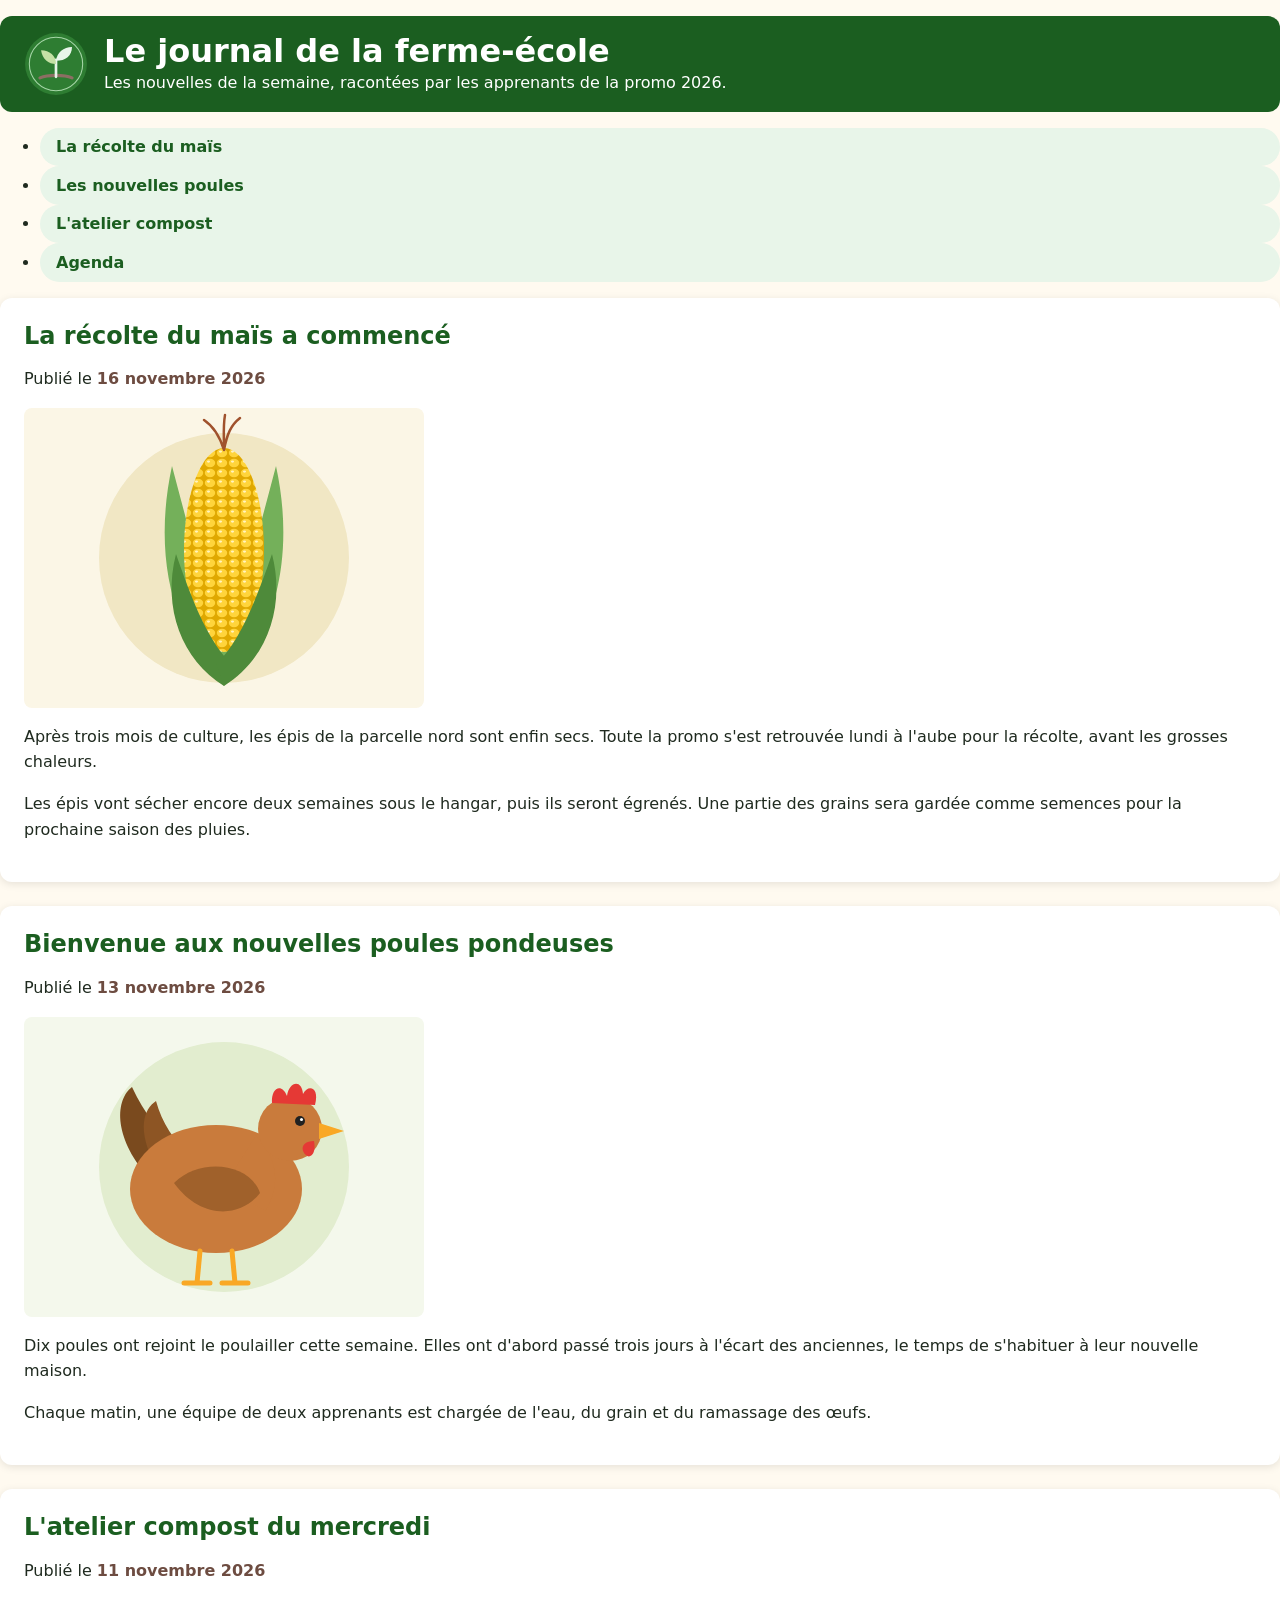
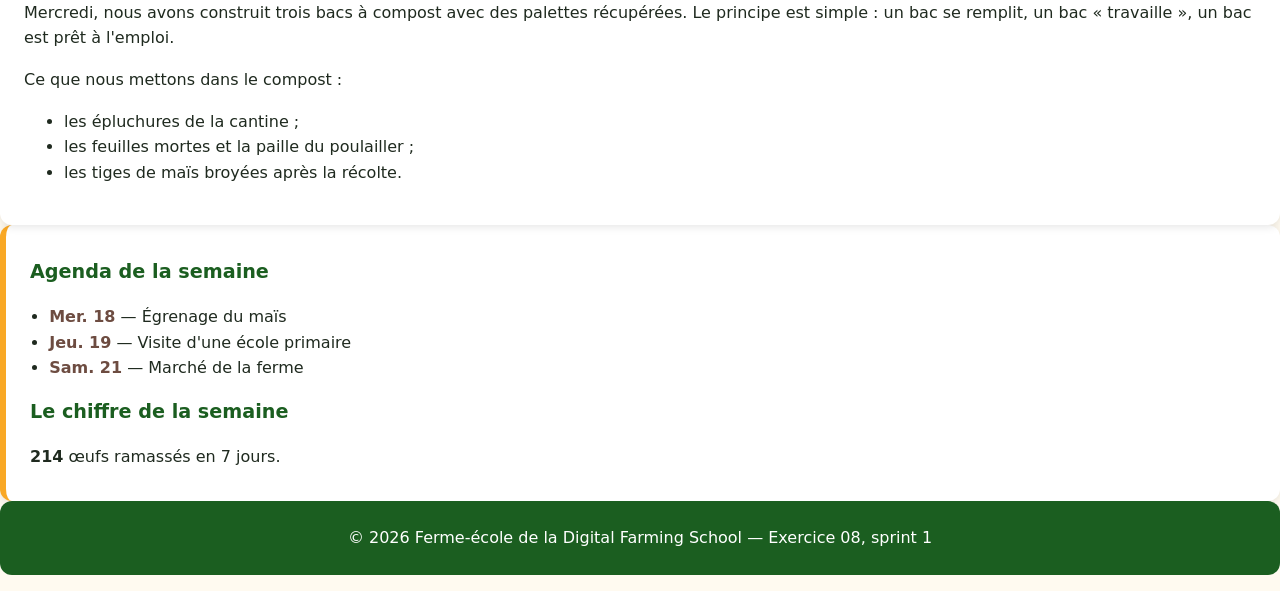
<file: niveau-2-pousse/08-mise-en-page-grid/index.html>
<!DOCTYPE html>
<html lang="fr">
<head>
  <meta charset="UTF-8">
  <meta name="viewport" content="width=device-width, initial-scale=1.0">
  <title>Le journal de la ferme-école</title>
  <link rel="stylesheet" href="css/style.css">
</head>
<body>
  <!--
    Page 100 % sémantique, SANS AUCUNE CLASSE : toute la mise en page
    se fait avec les balises comme sélecteurs (header, nav, main, aside, footer…).
  -->

  <!-- ===== EN-TÊTE ===== -->
  <header>
    <img src="images/logo.svg" alt="" width="64" height="64">
    <div>
      <h1>Le journal de la ferme-école</h1>
      <p>Les nouvelles de la semaine, racontées par les apprenants de la promo 2026.</p>
    </div>
  </header>

  <!-- ===== MENU ===== -->
  <nav aria-label="Sommaire du journal">
    <ul>
      <li><a href="#mais">La récolte du maïs</a></li>
      <li><a href="#poules">Les nouvelles poules</a></li>
      <li><a href="#compost">L'atelier compost</a></li>
      <li><a href="#agenda">Agenda</a></li>
    </ul>
  </nav>

  <!-- ===== CONTENU PRINCIPAL : les articles de la semaine ===== -->
  <main>

    <article id="mais">
      <h2>La récolte du maïs a commencé</h2>
      <p>Publié le <time datetime="2026-11-16">16 novembre 2026</time></p>
      <img src="images/mais.svg" alt="Épi de maïs jaune entouré de ses feuilles vertes" width="400" height="300">
      <p>
        Après trois mois de culture, les épis de la parcelle nord sont enfin secs. Toute la promo
        s'est retrouvée lundi à l'aube pour la récolte, avant les grosses chaleurs.
      </p>
      <p>
        Les épis vont sécher encore deux semaines sous le hangar, puis ils seront égrenés.
        Une partie des grains sera gardée comme semences pour la prochaine saison des pluies.
      </p>
    </article>

    <article id="poules">
      <h2>Bienvenue aux nouvelles poules pondeuses</h2>
      <p>Publié le <time datetime="2026-11-13">13 novembre 2026</time></p>
      <img src="images/poule.svg" alt="Poule rousse à crête rouge" width="400" height="300">
      <p>
        Dix poules ont rejoint le poulailler cette semaine. Elles ont d'abord passé trois jours
        à l'écart des anciennes, le temps de s'habituer à leur nouvelle maison.
      </p>
      <p>
        Chaque matin, une équipe de deux apprenants est chargée de l'eau, du grain et du ramassage des œufs.
      </p>
    </article>

    <article id="compost">
      <h2>L'atelier compost du mercredi</h2>
      <p>Publié le <time datetime="2026-11-11">11 novembre 2026</time></p>
      <p>
        Mercredi, nous avons construit trois bacs à compost avec des palettes récupérées.
        Le principe est simple : un bac se remplit, un bac « travaille », un bac est prêt à l'emploi.
      </p>
      <p>Ce que nous mettons dans le compost :</p>
      <ul>
        <li>les épluchures de la cantine ;</li>
        <li>les feuilles mortes et la paille du poulailler ;</li>
        <li>les tiges de maïs broyées après la récolte.</li>
      </ul>
    </article>

  </main>

  <!-- ===== ENCADRÉ : contenu complémentaire ===== -->
  <aside id="agenda">
    <h2>Agenda de la semaine</h2>
    <ul>
      <li><time datetime="2026-11-18">Mer. 18</time> — Égrenage du maïs</li>
      <li><time datetime="2026-11-19">Jeu. 19</time> — Visite d'une école primaire</li>
      <li><time datetime="2026-11-21">Sam. 21</time> — Marché de la ferme</li>
    </ul>
    <h2>Le chiffre de la semaine</h2>
    <p><strong>214</strong> œufs ramassés en 7 jours.</p>
  </aside>

  <!-- ===== PIED DE PAGE ===== -->
  <footer>
    <p>© 2026 Ferme-école de la Digital Farming School — Exercice 08, sprint 1</p>
  </footer>

</body>
</html>
</file>
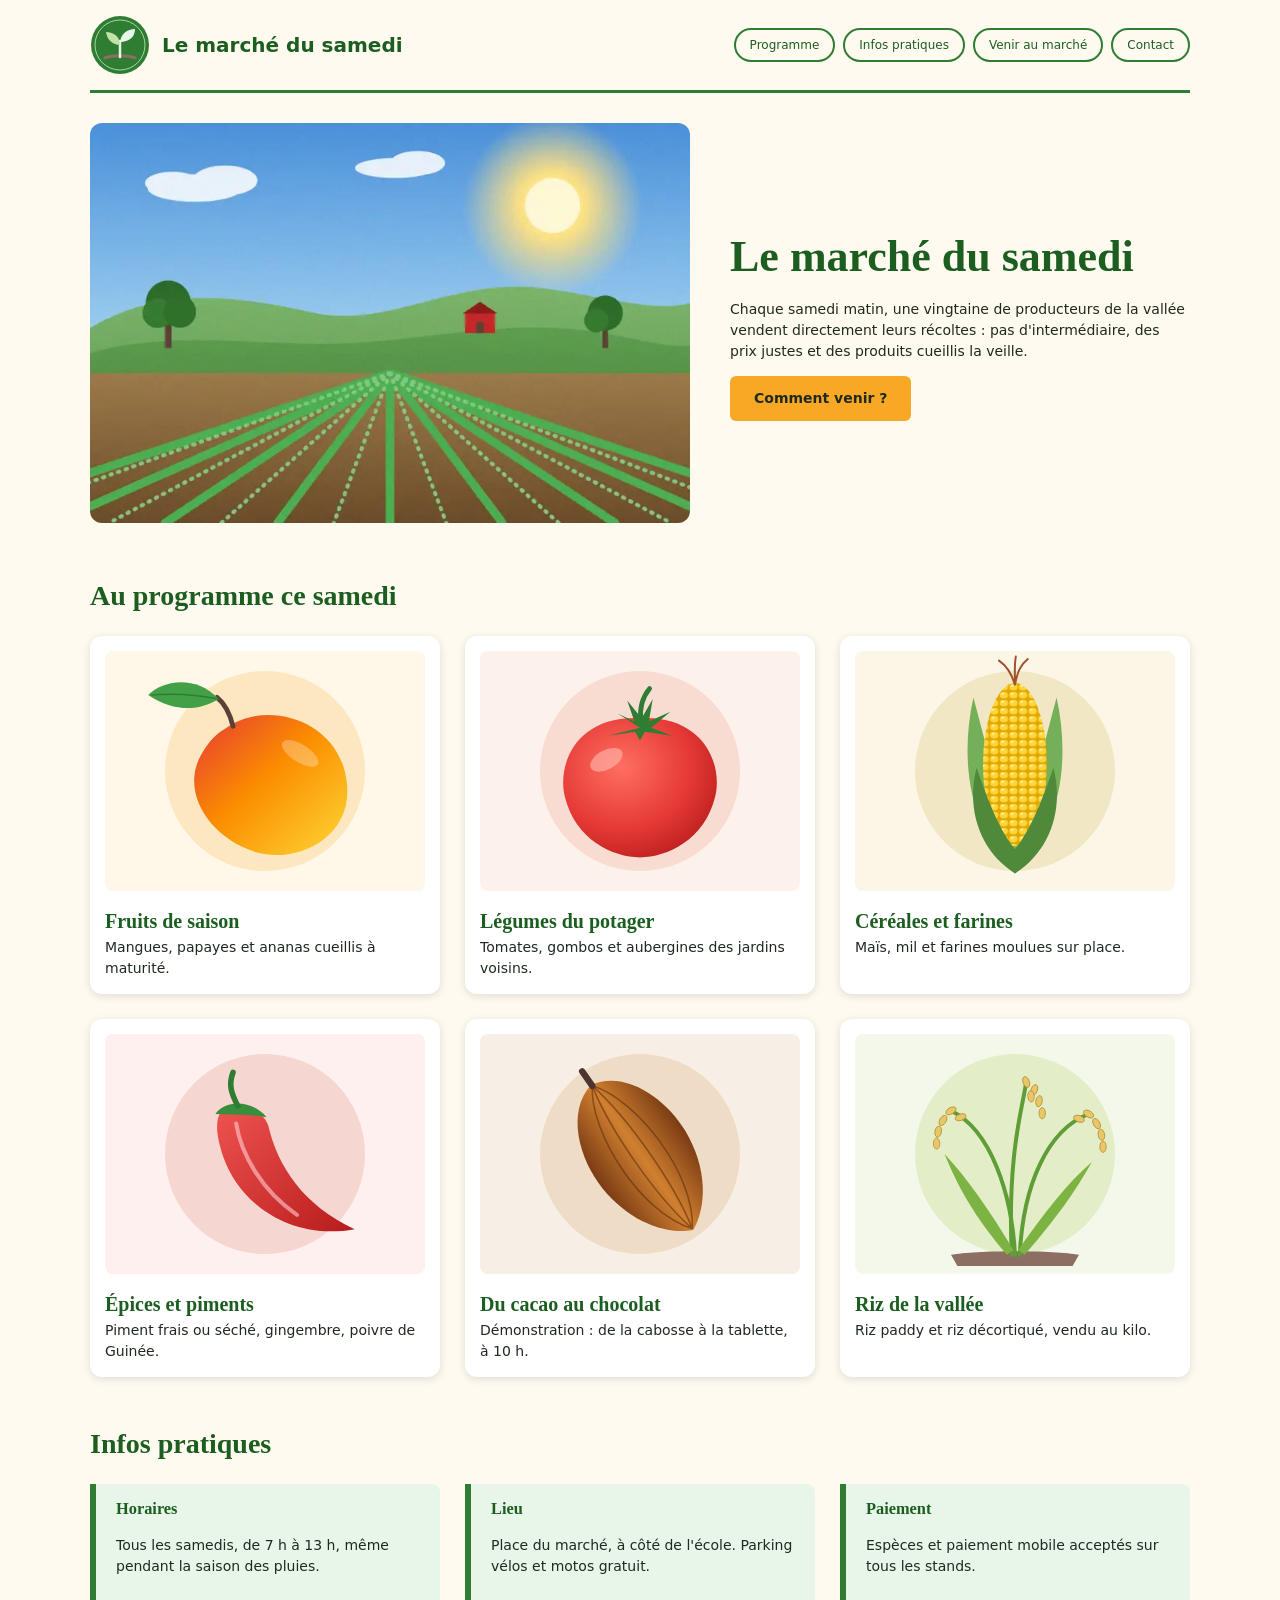
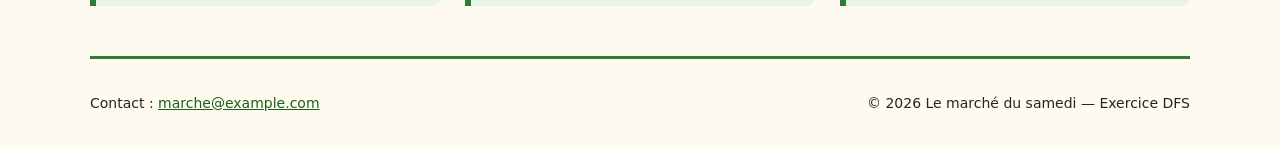
<file: niveau-3-arbre/09-responsive/index.html>
<!DOCTYPE html>
<html lang="fr">
<head>
  <meta charset="UTF-8">
  <!-- Expérience de l'étape 9 : cette ligne dit au téléphone « utilise ta vraie largeur d'écran ».
       Supprimez-la, observez la page dans le mode appareil de F12, puis remettez-la. -->
  <meta name="viewport" content="width=device-width, initial-scale=1.0">
  <title>Le marché du samedi — Produits frais de la vallée</title>
  <link rel="stylesheet" href="css/style.css">
</head>
<body>

  <!-- ===== EN-TÊTE : logo + nom du site, puis le menu ===== -->
  <header class="entete">
    <!-- Le logo et le nom forment un seul lien vers l'accueil : l'image est donc décorative (alt="") -->
    <a class="marque" href="index.html">
      <img src="images/logo.svg" alt="" width="60" height="60">
      <span>Le marché du samedi</span>
    </a>

    <nav aria-label="Menu principal">
      <ul class="menu">
        <li><a href="#programme">Programme</a></li>
        <li><a href="#infos">Infos pratiques</a></li>
        <li><a href="#venir">Venir au marché</a></li>
        <li><a href="#contact">Contact</a></li>
      </ul>
    </nav>
  </header>

  <main>

    <!-- ===== ACCUEIL : photo + présentation ===== -->
    <section class="accueil">
      <!-- Photo en WebP avec secours JPG (revoir l'exercice HTML 13) -->
      <picture>
        <source type="image/webp"
                srcset="images/parcelle-800.webp 800w, images/parcelle-1600.webp 1600w"
                sizes="(min-width: 900px) 600px, 100vw">
        <img src="images/parcelle-800.jpg"
             srcset="images/parcelle-800.jpg 800w, images/parcelle-1600.jpg 1600w"
             sizes="(min-width: 900px) 600px, 100vw"
             alt="Champ cultivé en rangs sous le soleil, avec une ferme au loin"
             width="800" height="533">
      </picture>

      <div class="accueil-texte">
        <h1>Le marché du samedi</h1>
        <p>
          Chaque samedi matin, une vingtaine de producteurs de la vallée vendent
          directement leurs récoltes : pas d'intermédiaire, des prix justes
          et des produits cueillis la veille.
        </p>
        <a class="bouton" href="#venir">Comment venir ?</a>
      </div>
    </section>

    <!-- ===== PROGRAMME : 6 cartes ===== -->
    <section id="programme">
      <h2>Au programme ce samedi</h2>

      <div class="cartes">
        <article class="carte">
          <img src="images/mangue.svg" alt="" width="400" height="300" loading="lazy">
          <h3>Fruits de saison</h3>
          <p>Mangues, papayes et ananas cueillis à maturité.</p>
        </article>

        <article class="carte">
          <img src="images/tomate.svg" alt="" width="400" height="300" loading="lazy">
          <h3>Légumes du potager</h3>
          <p>Tomates, gombos et aubergines des jardins voisins.</p>
        </article>

        <article class="carte">
          <img src="images/mais.svg" alt="" width="400" height="300" loading="lazy">
          <h3>Céréales et farines</h3>
          <p>Maïs, mil et farines moulues sur place.</p>
        </article>

        <article class="carte">
          <img src="images/piment.svg" alt="" width="400" height="300" loading="lazy">
          <h3>Épices et piments</h3>
          <p>Piment frais ou séché, gingembre, poivre de Guinée.</p>
        </article>

        <article class="carte">
          <img src="images/cacao.svg" alt="" width="400" height="300" loading="lazy">
          <h3>Du cacao au chocolat</h3>
          <p>Démonstration : de la cabosse à la tablette, à 10 h.</p>
        </article>

        <article class="carte">
          <img src="images/riz.svg" alt="" width="400" height="300" loading="lazy">
          <h3>Riz de la vallée</h3>
          <p>Riz paddy et riz décortiqué, vendu au kilo.</p>
        </article>
      </div>
    </section>

    <!-- ===== INFOS PRATIQUES : 3 blocs ===== -->
    <section id="infos">
      <h2>Infos pratiques</h2>

      <div class="infos">
        <div class="info">
          <h3>Horaires</h3>
          <p>Tous les samedis, de 7 h à 13 h, même pendant la saison des pluies.</p>
        </div>
        <div class="info" id="venir">
          <h3>Lieu</h3>
          <p>Place du marché, à côté de l'école. Parking vélos et motos gratuit.</p>
        </div>
        <div class="info">
          <h3>Paiement</h3>
          <p>Espèces et paiement mobile acceptés sur tous les stands.</p>
        </div>
      </div>
    </section>

  </main>

  <!-- ===== PIED DE PAGE ===== -->
  <footer class="pied" id="contact">
    <p>Contact : <a href="mailto:marche@example.com">marche@example.com</a></p>
    <p>© 2026 Le marché du samedi — Exercice DFS</p>
  </footer>

</body>
</html>
</file>
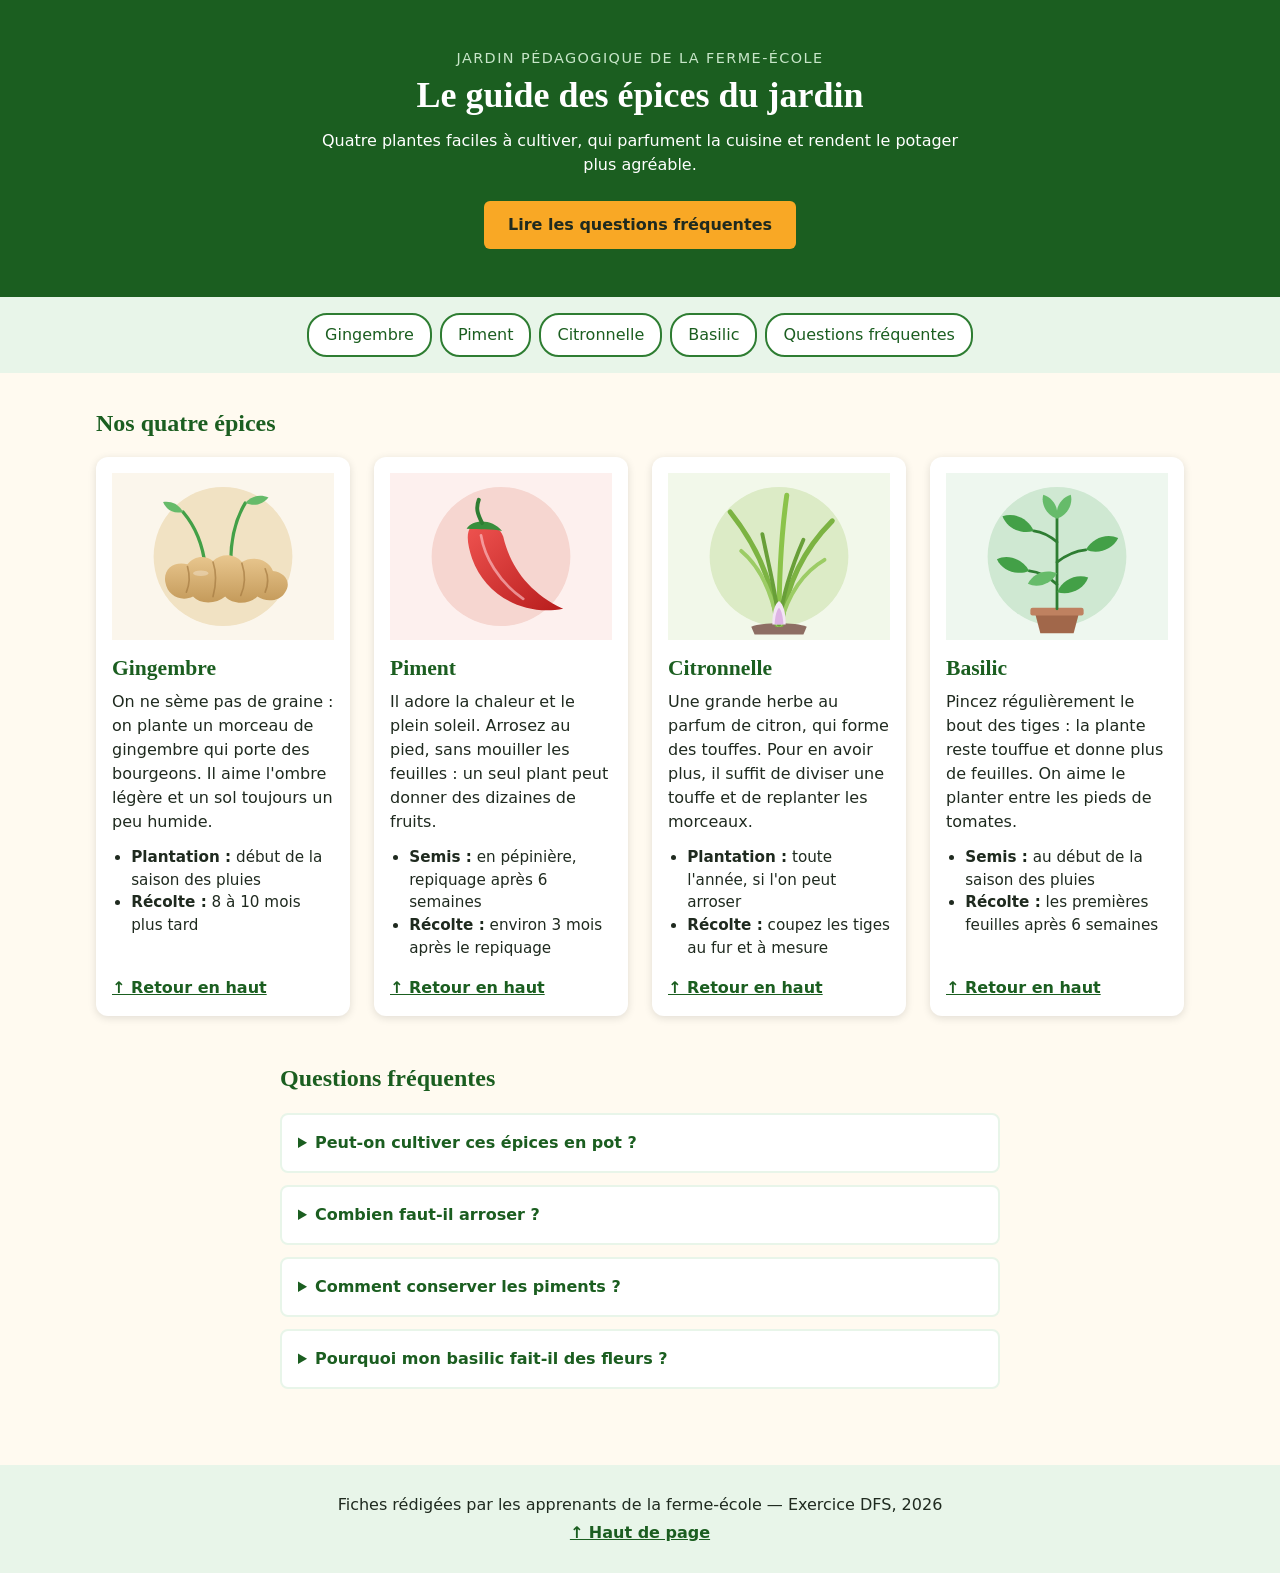
<file: niveau-3-arbre/10-interactivite/index.html>
<!DOCTYPE html>
<html lang="fr">
<head>
  <meta charset="UTF-8">
  <meta name="viewport" content="width=device-width, initial-scale=1.0">
  <title>Le guide des épices du jardin — Ferme-école</title>
  <link rel="stylesheet" href="css/style.css">
</head>
<body>

  <!-- ===== EN-TÊTE : id="haut" sert de cible aux liens « Retour en haut » ===== -->
  <header class="entete" id="haut">
    <p class="surtitre">Jardin pédagogique de la ferme-école</p>
    <h1>Le guide des épices du jardin</h1>
    <p class="intro">
      Quatre plantes faciles à cultiver, qui parfument la cuisine
      et rendent le potager plus agréable.
    </p>
    <a class="bouton" href="#faq">Lire les questions fréquentes</a>
  </header>

  <!-- ===== SOMMAIRE : chaque lien vise l'id d'une carte ===== -->
  <nav class="sommaire" aria-label="Sommaire">
    <ul>
      <li><a href="#gingembre">Gingembre</a></li>
      <li><a href="#piment">Piment</a></li>
      <li><a href="#citronnelle">Citronnelle</a></li>
      <li><a href="#basilic">Basilic</a></li>
      <li><a href="#faq">Questions fréquentes</a></li>
    </ul>
  </nav>

  <main>

    <!-- ===== LES 4 ÉPICES : une carte par plante ===== -->
    <section class="epices">
      <h2>Nos quatre épices</h2>

      <div class="cartes">

        <article class="carte" id="gingembre">
          <!-- Le cadre sert à « couper » l'image quand elle grossit (zoom au survol) -->
          <div class="cadre-image">
            <img src="images/gingembre.svg" alt="Morceau de gingembre beige d'où sortent deux jeunes pousses vertes" width="400" height="300">
          </div>
          <h3>Gingembre</h3>
          <p>
            On ne sème pas de graine : on plante un morceau de gingembre qui porte des bourgeons.
            Il aime l'ombre légère et un sol toujours un peu humide.
          </p>
          <ul class="fiche">
            <li><strong>Plantation :</strong> début de la saison des pluies</li>
            <li><strong>Récolte :</strong> 8 à 10 mois plus tard</li>
          </ul>
          <a class="retour" href="#haut">↑ Retour en haut</a>
        </article>

        <article class="carte" id="piment">
          <div class="cadre-image">
            <img src="images/piment.svg" alt="Piment rouge vif avec sa queue verte" width="400" height="300">
          </div>
          <h3>Piment</h3>
          <p>
            Il adore la chaleur et le plein soleil. Arrosez au pied, sans mouiller les feuilles :
            un seul plant peut donner des dizaines de fruits.
          </p>
          <ul class="fiche">
            <li><strong>Semis :</strong> en pépinière, repiquage après 6 semaines</li>
            <li><strong>Récolte :</strong> environ 3 mois après le repiquage</li>
          </ul>
          <a class="retour" href="#haut">↑ Retour en haut</a>
        </article>

        <article class="carte" id="citronnelle">
          <div class="cadre-image">
            <img src="images/citronnelle.svg" alt="Touffe de citronnelle aux longues feuilles fines" width="400" height="300">
          </div>
          <h3>Citronnelle</h3>
          <p>
            Une grande herbe au parfum de citron, qui forme des touffes.
            Pour en avoir plus, il suffit de diviser une touffe et de replanter les morceaux.
          </p>
          <ul class="fiche">
            <li><strong>Plantation :</strong> toute l'année, si l'on peut arroser</li>
            <li><strong>Récolte :</strong> coupez les tiges au fur et à mesure</li>
          </ul>
          <a class="retour" href="#haut">↑ Retour en haut</a>
        </article>

        <article class="carte" id="basilic">
          <div class="cadre-image">
            <img src="images/basilic.svg" alt="Plant de basilic aux feuilles vertes dans un pot en terre" width="400" height="300">
          </div>
          <h3>Basilic</h3>
          <p>
            Pincez régulièrement le bout des tiges : la plante reste touffue et donne plus de feuilles.
            On aime le planter entre les pieds de tomates.
          </p>
          <ul class="fiche">
            <li><strong>Semis :</strong> au début de la saison des pluies</li>
            <li><strong>Récolte :</strong> les premières feuilles après 6 semaines</li>
          </ul>
          <a class="retour" href="#haut">↑ Retour en haut</a>
        </article>

      </div>
    </section>

    <!-- ===== FAQ : <details> + <summary> = un accordéon qui s'ouvre au clic, sans JavaScript ===== -->
    <section class="faq" id="faq">
      <h2>Questions fréquentes</h2>

      <details>
        <summary>Peut-on cultiver ces épices en pot ?</summary>
        <p>
          Oui ! Le piment et le basilic poussent très bien dans un pot de 20 cm.
          Pour la citronnelle et le gingembre, choisissez un grand pot profond.
        </p>
      </details>

      <details>
        <summary>Combien faut-il arroser ?</summary>
        <p>
          Arrosez tôt le matin ou en fin de journée, quand le dessus de la terre est sec.
          Le gingembre demande plus d'eau que les trois autres.
        </p>
      </details>

      <details>
        <summary>Comment conserver les piments ?</summary>
        <p>
          Faites-les sécher au soleil sur une claie, à l'abri de la pluie,
          puis gardez-les entiers ou réduits en poudre dans un bocal fermé.
        </p>
      </details>

      <details>
        <summary>Pourquoi mon basilic fait-il des fleurs ?</summary>
        <p>
          C'est normal quand il fait chaud ou que la plante vieillit.
          Coupez les fleurs dès qu'elles apparaissent pour continuer à récolter des feuilles.
        </p>
      </details>
    </section>

  </main>

  <!-- ===== PIED DE PAGE ===== -->
  <footer class="pied">
    <p>Fiches rédigées par les apprenants de la ferme-école — Exercice DFS, 2026</p>
    <p><a href="#haut">↑ Haut de page</a></p>
  </footer>

</body>
</html>
</file>
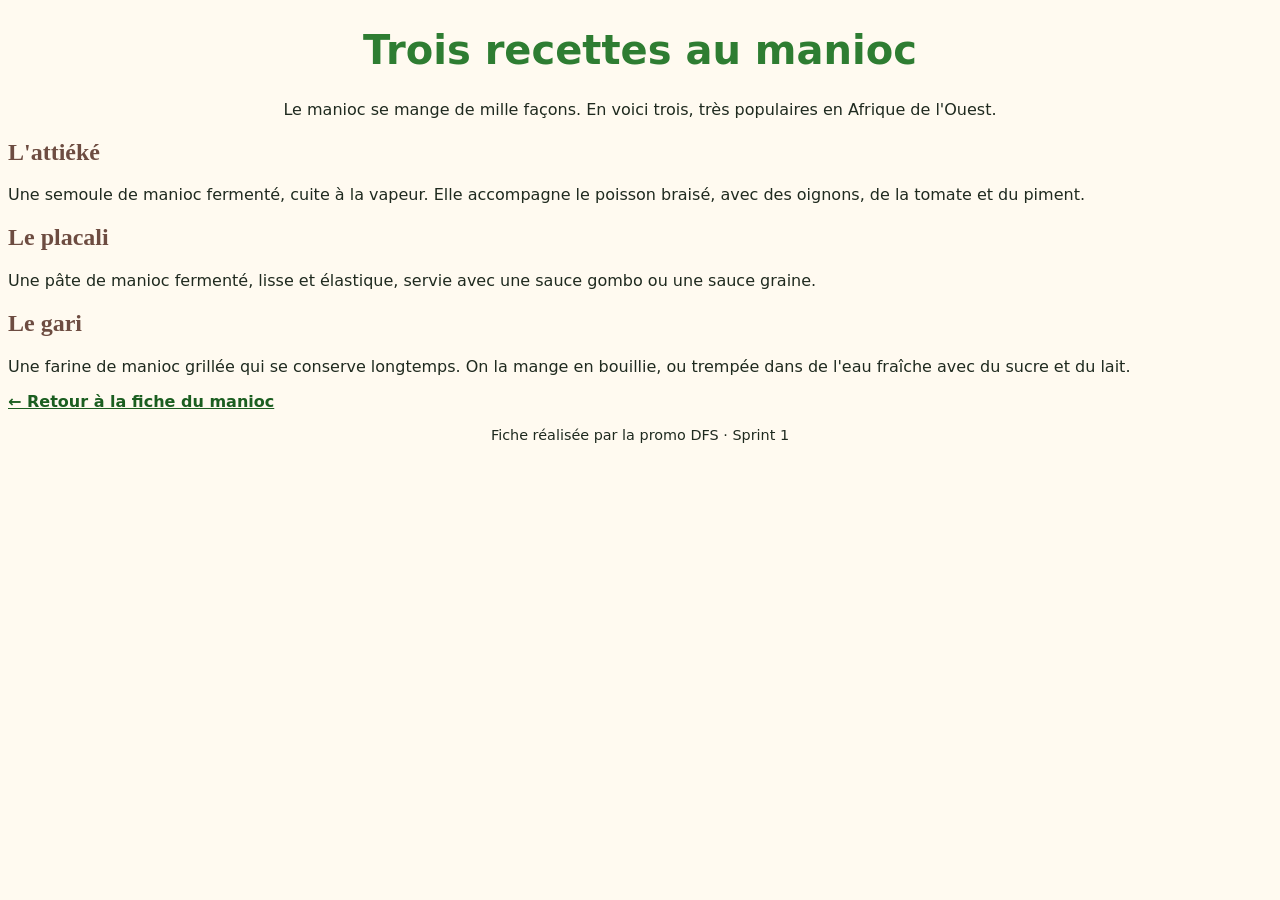
<file: niveau-1-graine/01-premiere-feuille-de-style/recettes.html>
<!DOCTYPE html>
<html lang="fr">
<head>
  <meta charset="UTF-8">
  <meta name="viewport" content="width=device-width, initial-scale=1.0">
  <title>Trois recettes au manioc</title>
  <link rel="stylesheet" href="css/style.css">
  <!-- TODO 6 : liez cette page à la MÊME feuille de style que index.html (étape 6) -->
</head>
<body>

  <!-- ===== EN-TÊTE ===== -->
  <header>
    <h1>Trois recettes au manioc</h1>
    <p>Le manioc se mange de mille façons. En voici trois, très populaires en Afrique de l'Ouest.</p>
  </header>

  <!-- ===== CONTENU PRINCIPAL ===== -->
  <main>
    <h2>L'attiéké</h2>
    <p>
      Une semoule de manioc fermenté, cuite à la vapeur. Elle accompagne le poisson braisé,
      avec des oignons, de la tomate et du piment.
    </p>

    <h2>Le placali</h2>
    <p>
      Une pâte de manioc fermenté, lisse et élastique, servie avec une sauce gombo
      ou une sauce graine.
    </p>

    <h2>Le gari</h2>
    <p>
      Une farine de manioc grillée qui se conserve longtemps. On la mange en bouillie,
      ou trempée dans de l'eau fraîche avec du sucre et du lait.
    </p>

    <p><a href="index.html">← Retour à la fiche du manioc</a></p>
  </main>

  <!-- ===== PIED DE PAGE ===== -->
  <footer>
    <p>Fiche réalisée par la promo DFS · Sprint 1</p>
  </footer>
</body>
</html>
</file>
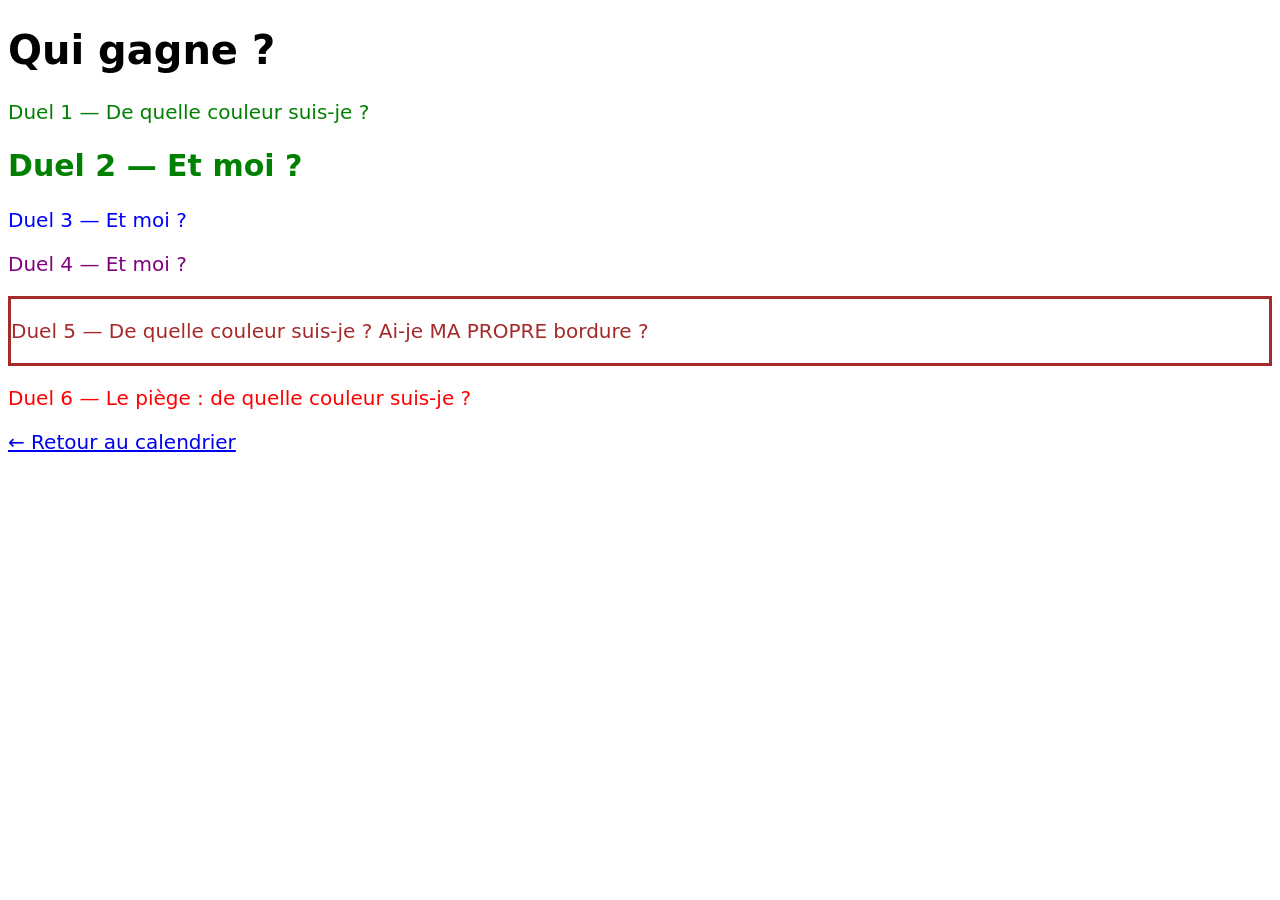
<file: niveau-1-graine/02-selecteurs-cascade/quiz.html>
<!DOCTYPE html>
<html lang="fr">
<head>
  <meta charset="UTF-8">
  <meta name="viewport" content="width=device-width, initial-scale=1.0">
  <title>Qui gagne ? — Le quiz de la cascade</title>
  <link rel="stylesheet" href="css/quiz.css">
</head>
<body>
  <!--
    Partie B du README : lisez d'abord css/quiz.css et ce fichier,
    remplissez le tableau de prédictions, et SEULEMENT ENSUITE ouvrez cette page.
  -->

  <h1>Qui gagne ?</h1>

  <!-- Duel 1 -->
  <p class="graine">Duel 1 — De quelle couleur suis-je ?</p>

  <!-- Duel 2 -->
  <h2 class="recolte">Duel 2 — Et moi ?</h2>

  <!-- Duel 3 -->
  <p id="arrosoir" class="outil">Duel 3 — Et moi ?</p>

  <!-- Duel 4 -->
  <p class="engrais" style="color: purple;">Duel 4 — Et moi ?</p>

  <!-- Duel 5 -->
  <div class="sol">
    <p>Duel 5 — De quelle couleur suis-je ? Ai-je MA PROPRE bordure ?</p>
  </div>

  <!-- Duel 6 -->
  <p id="tracteur" class="machine">Duel 6 — Le piège : de quelle couleur suis-je ?</p>

  <p><a href="index.html">← Retour au calendrier</a></p>
</body>
</html>
</file>
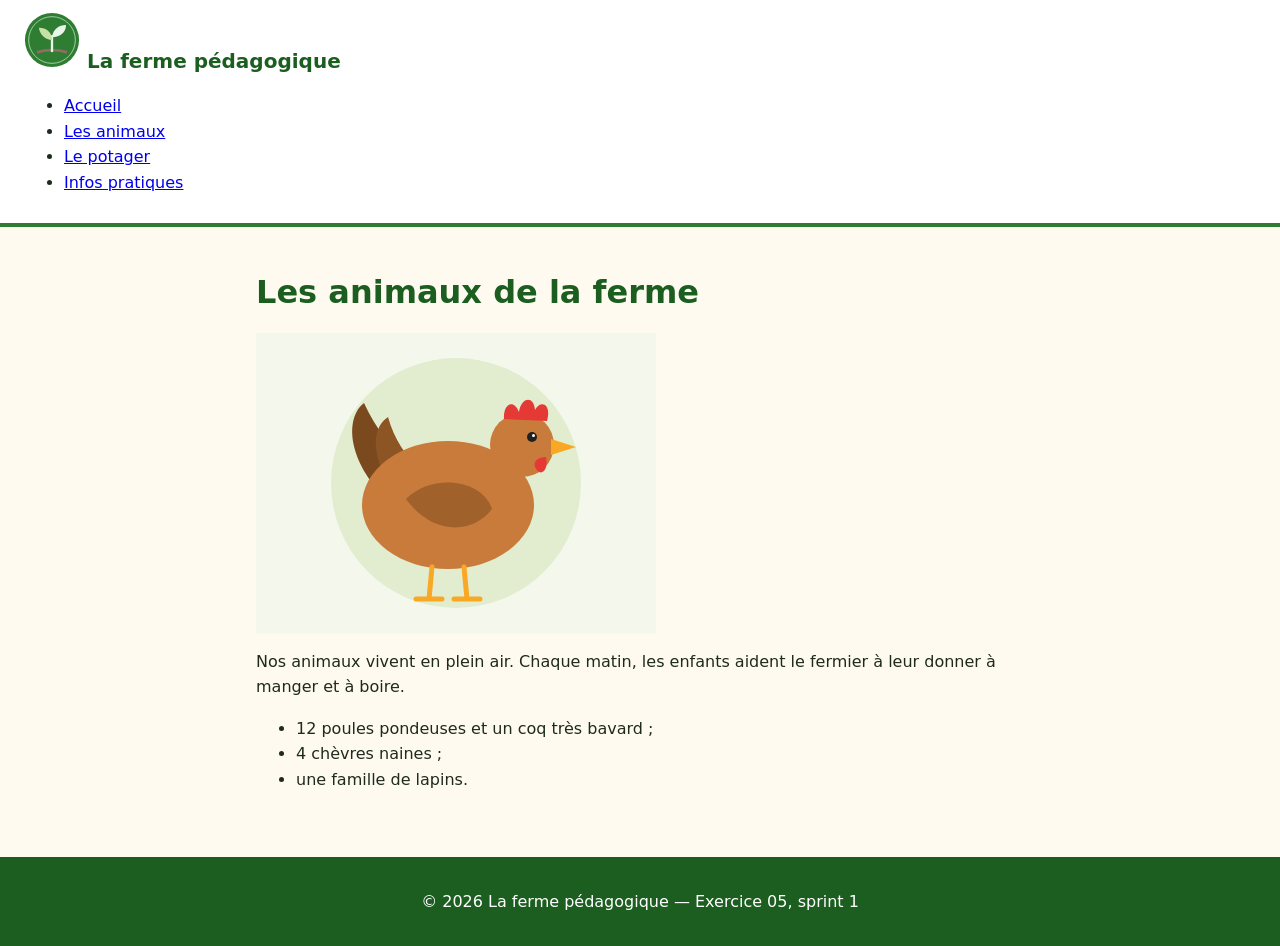
<file: niveau-2-pousse/05-menu-flexbox/animaux.html>
<!DOCTYPE html>
<html lang="fr">
<head>
  <meta charset="UTF-8">
  <meta name="viewport" content="width=device-width, initial-scale=1.0">
  <title>Les animaux — La ferme pédagogique</title>
  <link rel="stylesheet" href="css/style.css">
</head>
<body>

  <!-- ===== EN-TÊTE : identique sur les 4 pages ===== -->
  <header class="entete">
    <a class="logo" href="index.html">
      <img src="images/logo.svg" alt="" width="56" height="56">
      <span>La ferme pédagogique</span>
    </a>

    <!-- TODO 7 : ajoutez aria-current="page" sur le lien qui mène à CETTE page -->
    <nav aria-label="Menu principal">
      <ul class="menu">
        <li><a href="index.html">Accueil</a></li>
        <li><a href="animaux.html">Les animaux</a></li>
        <li><a href="potager.html">Le potager</a></li>
        <li><a href="infos.html">Infos pratiques</a></li>
      </ul>
    </nav>
  </header>

  <!-- ===== CONTENU ===== -->
  <main>
    <h1>Les animaux de la ferme</h1>
    <img src="images/poule.svg" alt="Poule rousse à crête rouge" width="400" height="300">
    <p>
      Nos animaux vivent en plein air. Chaque matin, les enfants aident le fermier
      à leur donner à manger et à boire.
    </p>
    <ul>
      <li>12 poules pondeuses et un coq très bavard ;</li>
      <li>4 chèvres naines ;</li>
      <li>une famille de lapins.</li>
    </ul>
  </main>

  <!-- ===== PIED DE PAGE ===== -->
  <footer>
    <p>© 2026 La ferme pédagogique — Exercice 05, sprint 1</p>
  </footer>

</body>
</html>
</file>
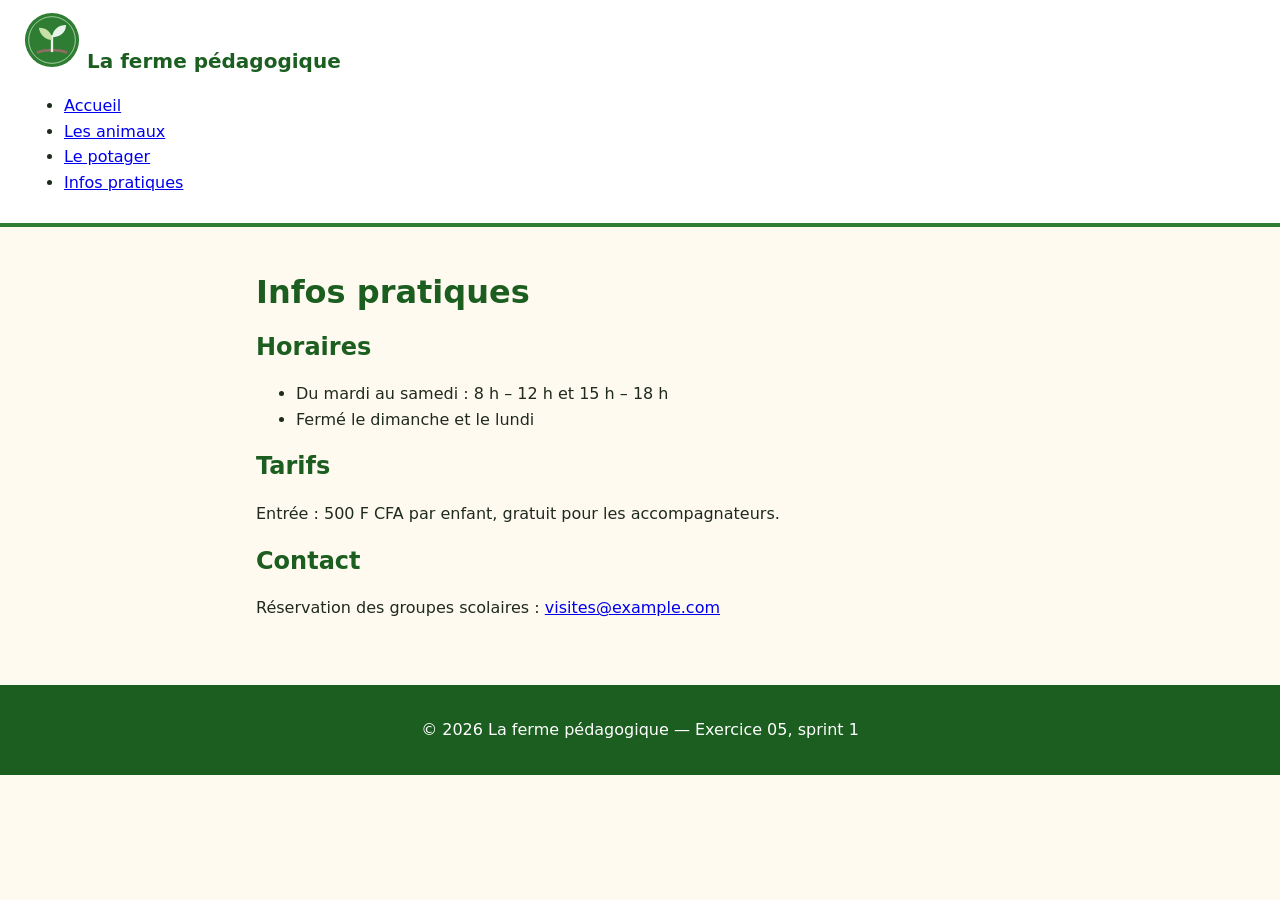
<file: niveau-2-pousse/05-menu-flexbox/infos.html>
<!DOCTYPE html>
<html lang="fr">
<head>
  <meta charset="UTF-8">
  <meta name="viewport" content="width=device-width, initial-scale=1.0">
  <title>Infos pratiques — La ferme pédagogique</title>
  <link rel="stylesheet" href="css/style.css">
</head>
<body>

  <!-- ===== EN-TÊTE : identique sur les 4 pages ===== -->
  <header class="entete">
    <a class="logo" href="index.html">
      <img src="images/logo.svg" alt="" width="56" height="56">
      <span>La ferme pédagogique</span>
    </a>

    <!-- TODO 7 : ajoutez aria-current="page" sur le lien qui mène à CETTE page -->
    <nav aria-label="Menu principal">
      <ul class="menu">
        <li><a href="index.html">Accueil</a></li>
        <li><a href="animaux.html">Les animaux</a></li>
        <li><a href="potager.html">Le potager</a></li>
        <li><a href="infos.html">Infos pratiques</a></li>
      </ul>
    </nav>
  </header>

  <!-- ===== CONTENU ===== -->
  <main>
    <h1>Infos pratiques</h1>
    <h2>Horaires</h2>
    <ul>
      <li>Du mardi au samedi : 8 h – 12 h et 15 h – 18 h</li>
      <li>Fermé le dimanche et le lundi</li>
    </ul>
    <h2>Tarifs</h2>
    <p>Entrée : 500 F CFA par enfant, gratuit pour les accompagnateurs.</p>
    <h2>Contact</h2>
    <p>Réservation des groupes scolaires : <a href="mailto:visites@example.com">visites@example.com</a></p>
  </main>

  <!-- ===== PIED DE PAGE ===== -->
  <footer>
    <p>© 2026 La ferme pédagogique — Exercice 05, sprint 1</p>
  </footer>

</body>
</html>
</file>
<file: niveau-1-graine/01-premiere-feuille-de-style/css/style.css>
/*Appliquer la couleur verte à tout les titres h1*/
h1{
    color:green;
}

/*Appliquer un fond blanc ,une couleur de texte grise et une police sans sérif à tout les éléments contenus dans la balise body*/    
body{
    background-color: #fffaf0;
    color:#1f2a1f;
    font-family:system-ui, -apple-system, "Segoe UI", Roboto, Ubuntu, sans-serif;
}

/*Centrer le texte dans l'entête de la page*/
header{
    text-align:center;
}
/*Appliquer la couleur verte et la taille de 2.5rem à tout les éléments de toutes les balises h1*/
h1{
    color:#2e7d32;
    font-size:2.5rem;
}
/*Appliquer la couleur brune et une police à sérif appelé Times New Roman à toutes les balises h2*/
h2{
    color:#6d4c41;
    font-family: Georgia, "Times New Roman", serif;
}
/*Les liens en vert et l'écriture en gras*/
a{
    color:#1b5e20;
    font-weight:bold;
}
/*Les éléments du pied de page centrer et une petite taille de 0.9rem*/
footer{
    text-align:center;
    font-size:0.9rem;
}
</file>
<file: niveau-1-graine/02-selecteurs-cascade/css/style.css>
/* =====================================================
   Le calendrier du potager — feuille de style
   Les numéros des TODO correspondent aux étapes du README.
   ===================================================== */

/* ----- Déjà fait : la base de la page ----- */
body {
  background-color: #fffaf0;
  color: #1f2a1f;
  font-family: system-ui, -apple-system, "Segoe UI", Roboto, Ubuntu, sans-serif;
}

/* TODO 4 : sélecteur de BALISE — tous les <h2> en vert #2e7d32 */


/* TODO 5 : REGROUPEMENT — <h1> et <h2> avec la police Georgia, "Times New Roman", serif */


/* TODO 6 : sélecteur de CLASSE — .saison (recopiez les déclarations données dans le README) */


/* TODO 7 : DEUX CLASSES sur un même élément — .pluies (fond #e3f2fd) et .seche (fond #fff3e0) */


/* TODO 8 : .facile en vert foncé #1b5e20 ; .difficile en rouge #b71c1c et en gras */


/* TODO 9 : sélecteur d'IDENTIFIANT — #conseil */


/* TODO 11 : sélecteur DESCENDANT — les <h2> qui sont DANS #conseil, en brun #6d4c41 */
</file>
<file: niveau-1-graine/03-couleurs-polices/css/style.css>
/* =====================================================
   Le carnet de recettes — feuille de style
   Les numéros des TODO correspondent aux étapes du README.
   ===================================================== */

/* TODO 1 : déclarez ici les couleurs et les polices de la charte graphique (variables) */
:root {

}

/* TODO 2 : fond, couleur du texte, police du texte et interligne de toute la page */
body {

}

/* TODO 3 : police et couleur des grands titres (h1 et h2) */


/* TODO 4 : tailles des titres en rem (h1, h2, h3) */


/* TODO 5 : les intertitres h3 (Ingrédients, Préparation) : majuscules, espacés, couleur d'accent */


/* TODO 6 : la ligne d'informations .infos */


/* TODO 7 : l'encadré .astuce */


/* TODO 8 : les liens */


/* TODO 9 : la longueur des lignes du contenu principal */


/* ----- Déjà fait : les images (on verra pourquoi à l'exercice 04) ----- */
figure {
  margin: 1rem 0;
}

img {
  max-width: 100%;
  height: auto;
}
</file>
<file: niveau-1-graine/04-modele-de-boite/css/style.css>
/* =====================================================
   Les sachets de graines — feuille de style
   Les numéros des TODO correspondent aux étapes du README.
   ===================================================== */

/* TODO 5 : la règle box-sizing s'écrit ICI, tout en haut du fichier (étape 5) */


/* ----- Déjà fait : la charte graphique (exercice 03) ----- */
:root {
  --vert: #2e7d32;
  --vert-clair: #e8f5e9;
  --terre: #6d4c41;
  --soleil: #f9a825;
  --creme: #fffaf0;
  --texte: #1f2a1f;
  --bordure: #e0d6cc;
  --police-titres: Georgia, "Times New Roman", serif;
  --police-texte: system-ui, -apple-system, "Segoe UI", Roboto, Ubuntu, sans-serif;
}

body {
  background-color: var(--creme);
  color: var(--texte);
  font-family: var(--police-texte);
  line-height: 1.6;
}

h1,
h2 {
  font-family: var(--police-titres);
  color: var(--vert);
}

.intro {
  font-size: 1.1rem;
  text-align: center;
}

.prix {
  color: var(--terre);
  font-weight: bold;
}

/* ----- À vous : le modèle de boîte ----- */

/* TODO 1 : supprimez la marge par défaut du body */


/* TODO 2 : l'en-tête : fond vert clair, bordure basse, marges intérieures, texte centré */


/* TODO 3 : le contenu principal : une colonne de 40rem maximum, centrée */


/* TODO 4 : chaque .sachet devient une carte */


/* TODO 6 : les images des sachets */


/* TODO 7 : le badge */


/* TODO 8 : l'ombre des cartes (ajoutez-la dans la règle .sachet) */


/* TODO 9 : le pied de page */
</file>
<file: niveau-2-pousse/05-menu-flexbox/css/style.css>
/* =========================================================
   La ferme pédagogique — feuille de style commune aux 4 pages
   Exercice 05 : un menu avec Flexbox
   ========================================================= */

/* ===== VARIABLES : la charte graphique ===== */
:root {
  --vert: #2e7d32;
  --vert-fonce: #1b5e20;
  --vert-clair: #e8f5e9;
  --soleil: #f9a825;
  --creme: #fffaf0;
  --blanc: #ffffff;
  --texte: #1f2a1f;
}

/* ===== BASE (déjà faite : vous n'avez rien à changer ici) ===== */
*,
*::before,
*::after {
  box-sizing: border-box;
}

body {
  margin: 0;
  font-family: system-ui, -apple-system, "Segoe UI", Roboto, Ubuntu, sans-serif;
  line-height: 1.6;
  color: var(--texte);
  background-color: var(--creme);
}

main {
  max-width: 50rem;
  margin: 0 auto;
  padding: 1.5rem 1rem 3rem;
}

h1,
h2 {
  color: var(--vert-fonce);
  line-height: 1.2;
}

main img {
  display: block;
  max-width: 100%;
  height: auto;
}

footer {
  padding: 1rem;
  text-align: center;
  color: var(--blanc);
  background-color: var(--vert-fonce);
}

/* ===== EN-TÊTE ===== */
.entete {
  padding: 0.75rem 1.5rem;
  background-color: var(--blanc);
  border-bottom: 4px solid var(--vert);
  /* TODO 5 : le logo à gauche, le menu à droite, centrés verticalement */

  /* TODO 8 : autoriser le passage à la ligne + un espace entre le logo et le menu */

}

/* TODO 4 : l'image et le nom du site côte à côte, centrés verticalement, espacés */
.logo {
  font-size: 1.25rem;
  font-weight: bold;
  color: var(--vert-fonce);
  text-decoration: none;
}

/* ===== MENU ===== */
.menu {
  /* TODO 1 : retirer les puces, la marge et le retrait de la liste */

  /* TODO 2 : placer les éléments de la liste côte à côte, avec un espace entre eux */

  /* TODO 8 : autoriser le passage à la ligne */

}

/* TODO 3 : des liens qui ressemblent à des boutons */
.menu a {

}

/* TODO 6 : survol à la souris (:hover) et focus au clavier (:focus-visible) */


/* TODO 7 : mettre en valeur le lien de la page en cours (sélecteur d'attribut) */
</file>
<file: niveau-2-pousse/06-cartes-flexbox/css/style.css>
/* =========================================================
   Coopérative Terre Fertile — page « Nos produits »
   Exercice 06 : cartes et bannière avec Flexbox
   ========================================================= */

/* ===== VARIABLES : la charte graphique ===== */
:root {
  --vert: #2e7d32;
  --vert-fonce: #1b5e20;
  --vert-clair: #e8f5e9;
  --soleil: #f9a825;
  --soleil-clair: #ffd54f;
  --creme: #fffaf0;
  --blanc: #ffffff;
  --texte: #1f2a1f;
  --ombre: 0 2px 8px rgba(0, 0, 0, 0.12);
}

/* ===== BASE (fournie) ===== */
*,
*::before,
*::after {
  box-sizing: border-box;
}

body {
  margin: 0;
  font-family: system-ui, -apple-system, "Segoe UI", Roboto, Ubuntu, sans-serif;
  line-height: 1.5;
  color: var(--texte);
  background-color: var(--creme);
}

h1,
h2,
h3 {
  line-height: 1.2;
}

/* TODO 2 : des images fluides (jamais plus larges que leur conteneur,
            proportions conservées, sans espace en dessous) */
img {

}

/* Bouton (fourni) : un lien qui ressemble à un bouton */
.bouton {
  display: inline-block;
  padding: 0.6rem 1.2rem;
  border-radius: 0.5rem;
  font-weight: bold;
  color: var(--blanc);
  background-color: var(--vert);
  text-decoration: none;
}

.bouton:hover {
  background-color: var(--vert-fonce);
}

.bouton:focus-visible {
  outline: 3px solid var(--vert-fonce);
  outline-offset: 2px;
}

/* Variante pour fond foncé : texte foncé sur jaune (contraste suffisant) */
.bouton-clair {
  color: var(--texte);
  background-color: var(--soleil);
}

.bouton-clair:focus-visible {
  outline-color: var(--soleil);
}

.bouton-clair:hover {
  background-color: var(--blanc);
}

/* ===== EN-TÊTE ===== */
.bandeau {
  padding: 0.5rem 1.5rem;
  background-color: var(--blanc);
  /* TODO 1 : rappel de l'exercice 05 — logo et nom côte à côte, centrés, espacés */

}

.nom-site {
  margin: 0;
  font-size: 1.25rem;
  font-weight: bold;
  color: var(--vert-fonce);
}

/* ===== BANNIÈRE ===== */
.banniere {
  padding: 2rem 1.5rem;
  text-align: center;
  color: var(--blanc);
  background-color: var(--vert-fonce);
  background-image: linear-gradient(135deg, var(--vert-fonce), var(--vert));
  /* TODO 3 : titre, texte et bouton les uns sous les autres,
              centrés horizontalement ET verticalement dans une bannière de 22rem de haut */

}

.banniere h1 {
  margin: 0 0 0.5rem;
  font-size: 2.5rem;
}

.banniere p {
  max-width: 35rem;
  margin: 0 0 1.5rem;
  font-size: 1.2rem;
}

/* ===== PRODUITS ===== */
.produits {
  max-width: 64rem;
  margin: 0 auto;
  padding: 2rem 1rem 3rem;
}

.produits h2 {
  color: var(--vert-fonce);
  text-align: center;
}

/* TODO 4 : les cartes côte à côte, espacées de 1.5rem */
/* TODO 5 : … et qui passent à la ligne */
.cartes {

}

.carte {
  padding: 1rem;
  border-radius: 0.75rem;
  background-color: var(--blanc);
  box-shadow: var(--ombre);
  /* TODO 5 : chaque carte part d'une largeur de 16rem, peut grandir et rétrécir */

  /* TODO 6 : le contenu de la carte en colonne */

}

.carte img {
  border-radius: 0.5rem;
}

.carte h3 {
  margin: 1rem 0 0.25rem;
  color: var(--vert-fonce);
}

.carte p {
  margin: 0 0 1rem;
}

/* TODO 6 : le bouton de chaque carte poussé tout en bas,
            et pas étiré sur toute la largeur */
.carte .bouton {

}

/* ===== PIED DE PAGE ===== */
.pied {
  padding: 2rem 1.5rem 1rem;
  color: var(--blanc);
  background-color: var(--vert-fonce);
}

/* TODO 7 : trois colonnes qui passent à la ligne quand la place manque */
.pied-colonnes {
  max-width: 64rem;
  margin: 0 auto;
}

.pied-colonnes section {

}

.pied h2 {
  margin: 0 0 0.5rem;
  font-size: 1.1rem;
  color: var(--soleil-clair);
}

.pied a {
  color: var(--blanc);
}

.copyright {
  margin: 1.5rem 0 0;
  text-align: center;
  font-size: 0.9rem;
}
</file>
<file: niveau-2-pousse/07-galerie-grid/css/style.css>
/* =========================================================
   Le grand marché en images — galerie
   Exercice 07 : une galerie d'images avec Grid
   ========================================================= */

/* ===== VARIABLES : la charte graphique ===== */
:root {
  --vert: #2e7d32;
  --vert-fonce: #1b5e20;
  --terre: #6d4c41;
  --creme: #fffaf0;
  --blanc: #ffffff;
  --texte: #1f2a1f;
  --ombre: 0 2px 8px rgba(0, 0, 0, 0.12);
}

/* ===== BASE (déjà faite : vous n'avez rien à changer ici) ===== */
*,
*::before,
*::after {
  box-sizing: border-box;
}

body {
  margin: 0;
  font-family: system-ui, -apple-system, "Segoe UI", Roboto, Ubuntu, sans-serif;
  line-height: 1.5;
  color: var(--texte);
  background-color: var(--creme);
}

/* Images fluides (exercice 06) */
img {
  display: block;
  max-width: 100%;
  height: auto;
}

header {
  padding: 2rem 1rem 1rem;
  text-align: center;
}

header h1 {
  margin: 0 0 0.5rem;
  color: var(--vert-fonce);
}

header p {
  margin: 0;
  color: var(--terre);
}

main {
  max-width: 64rem;
  margin: 0 auto;
  padding: 1.5rem 1rem 3rem;
}

footer {
  padding: 1rem;
  text-align: center;
  font-size: 0.9rem;
  color: var(--blanc);
  background-color: var(--vert-fonce);
}

/* ===== LA GALERIE ===== */
.galerie {
  /* TODO 1 : une grille de 3 colonnes égales, avec un espace de 1rem entre les cases */

  /* TODO 2 : remplacer les 3 colonnes fixes par « autant de colonnes de 12rem minimum que possible » */

}

/* TODO 5 : chaque vignette (figure) devient une petite carte */
.galerie figure {

}

/* TODO 3 : toutes les images ont la même forme (4/3)… */
/* TODO 4 : …et sont recadrées au lieu d'être déformées */
.galerie img {

}

.galerie figcaption {
  /* TODO 5 : un peu d'espace autour de la légende */

}

/* TODO 6 : l'image panoramique occupe toute la largeur de la grille */


/* TODO 7 : l'image en hauteur occupe deux rangées et son image remplit toute la hauteur */
</file>
<file: niveau-2-pousse/08-mise-en-page-grid/css/style.css>
/* =========================================================
   Le journal de la ferme-école — mise en page complète
   Exercice 08 : mettre en page un site entier avec Grid
   Aucune classe : les balises sémantiques servent de sélecteurs.
   ========================================================= */

/* ===== VARIABLES : la charte graphique ===== */
:root {
  --vert: #2e7d32;
  --vert-fonce: #1b5e20;
  --vert-clair: #e8f5e9;
  --soleil: #f9a825;
  --terre: #6d4c41;
  --creme: #fffaf0;
  --blanc: #ffffff;
  --texte: #1f2a1f;
  --rayon: 0.75rem;
  --ombre: 0 2px 8px rgba(0, 0, 0, 0.1);
}

*,
*::before,
*::after {
  box-sizing: border-box;
}

/* ===== LA GRILLE DE LA PAGE ===== */
body {
  margin: 0;
  font-family: system-ui, -apple-system, "Segoe UI", Roboto, Ubuntu, sans-serif;
  line-height: 1.6;
  color: var(--texte);
  background-color: var(--creme);

  /* TODO 2 : une grille de 2 colonnes (le reste | 18rem), le « plan » de la page
              avec grid-template-areas, et un espace de 1.5rem entre les zones */

  /* TODO 3 : le pied de page toujours en bas (rangées + hauteur minimale) */

  /* TODO 4 : une page centrée, de 70rem maximum, avec 1rem de marge intérieure à gauche et à droite */

}

/* TODO 1 : donner un nom de zone (grid-area) à header, nav, main, aside et footer */


/* ===== EN-TÊTE (décor fourni) ===== */
header {
  display: flex;
  align-items: center;
  gap: 1rem;
  margin-top: 1rem;
  padding: 1rem 1.5rem;
  border-radius: var(--rayon);
  color: var(--blanc);
  background-color: var(--vert-fonce);
}

header h1 {
  margin: 0;
  line-height: 1.2;
}

header p {
  margin: 0;
}

/* ===== MENU ===== */
/* TODO 5 : rappel de l'exercice 05 — une liste sans puces ni marges,
            des liens côte à côte qui passent à la ligne, espacés de 0.5rem */
nav ul {

}

nav a {
  display: block;
  padding: 0.4rem 1rem;
  border-radius: 999px;
  font-weight: bold;
  color: var(--vert-fonce);
  background-color: var(--vert-clair);
  text-decoration: none;
}

nav a:hover {
  color: var(--blanc);
  background-color: var(--vert);
}

nav a:focus-visible {
  outline: 3px solid var(--vert-fonce);
  outline-offset: 2px;
}

/* ===== ARTICLES (décor fourni) ===== */
/* Une petite grille d'une seule colonne : juste pour espacer les articles avec gap */
main {
  display: grid;
  gap: 1.5rem;
  align-content: start;
}

article {
  padding: 1.5rem;
  border-radius: var(--rayon);
  background-color: var(--blanc);
  box-shadow: var(--ombre);
}

article h2 {
  margin: 0 0 0.25rem;
  line-height: 1.2;
  color: var(--vert-fonce);
}

time {
  font-weight: bold;
  color: var(--terre);
}

article img {
  display: block;
  max-width: 100%;
  height: auto;
  border-radius: 0.5rem;
}

/* ===== ENCADRÉ ===== */
aside {
  padding: 1rem 1.5rem;
  border-left: 6px solid var(--soleil);
  border-radius: var(--rayon);
  background-color: var(--blanc);
  box-shadow: var(--ombre);
  /* TODO 6 : l'encadré reste visible (« collé » à 1rem du haut) quand on fait défiler la page */

}

aside h2 {
  font-size: 1.2rem;
  color: var(--vert-fonce);
}

aside ul {
  padding-left: 1.2rem;
}

/* ===== PIED DE PAGE ===== */
footer {
  margin-bottom: 1rem;
  padding: 0.5rem 1.5rem;
  border-radius: var(--rayon);
  text-align: center;
  color: var(--blanc);
  background-color: var(--vert-fonce);
}

/* ===== ÉCRANS ÉTROITS ===== */
/* TODO 7 : en dessous de 700px de large, une seule colonne (redessinez le plan !) */
</file>
<file: niveau-3-arbre/09-responsive/css/style.css>
/* =========================================================
   Le marché du samedi — feuille de style « ORDINATEUR SEULEMENT »
   Elle a été écrite pour un écran de 1280 px de large.
   Sur un téléphone, la page déborde et il faut défiler sur le côté.
   Votre mission : la rendre responsive, en « mobile first ».
   Les numéros TODO correspondent aux étapes du README.
   ========================================================= */

/* ===== VARIABLES : la charte graphique ===== */
:root {
  --vert: #2e7d32;
  --vert-fonce: #1b5e20;
  --vert-clair: #e8f5e9;
  --soleil: #f9a825;
  --creme: #fffaf0;
  --texte: #1f2a1f;
}

/* Les largeurs incluent padding et bordure (exercice 04) */
*,
*::before,
*::after {
  box-sizing: border-box;
}

/* ===== PAGE ===== */
/* TODO 1 : une largeur FIXE de 1100 px… sur un écran de 375 px ? */
/* TODO 3 : 14 px, c'est petit sur un téléphone. Laissez la taille par défaut (1rem = 16 px). */
body {
  width: 1100px;
  margin: 0 auto;
  font-family: system-ui, -apple-system, "Segoe UI", Roboto, Ubuntu, sans-serif;
  font-size: 14px;
  line-height: 1.5;
  color: var(--texte);
  background-color: var(--creme);
}

h1,
h2,
h3 {
  font-family: Georgia, "Times New Roman", serif;
  line-height: 1.2;
  color: var(--vert-fonce);
}

/* TODO 3 : px → rem */
h2 {
  font-size: 28px;
  margin-top: 50px;
}

/* TODO 2 : images fluides — une règle pour TOUTES les images de la page */


/* ===== EN-TÊTE ===== */
/* TODO 4 : version téléphone de l'en-tête et du menu */
.entete {
  display: flex;
  justify-content: space-between;
  align-items: center;
  padding: 15px 0;
  border-bottom: 3px solid var(--vert);
}

.marque {
  display: flex;
  align-items: center;
  gap: 12px;
  font-size: 20px;
  font-weight: bold;
  color: var(--vert-fonce);
  text-decoration: none;
}

.menu {
  display: flex;
  gap: 8px;
  margin: 0;
  padding: 0;
  list-style: none;
  white-space: nowrap;
}

.menu a {
  display: block;
  padding: 6px 14px;
  font-size: 12px;
  color: var(--vert-fonce);
  text-decoration: none;
  border: 2px solid var(--vert);
  border-radius: 20px;
}

.menu a:hover,
.menu a:focus-visible {
  color: #ffffff;
  background-color: var(--vert);
}

/* ===== ACCUEIL ===== */
/* TODO 5 : sur téléphone, la photo et le texte s'empilent */
.accueil {
  display: flex;
  align-items: center;
  gap: 40px;
  margin-top: 30px;
}

/* TODO 2 : une image de 600 px de large ne rentre pas dans un écran de 375 px */
.accueil img {
  width: 600px;
  height: 400px;
  border-radius: 12px;
}

.accueil h1 {
  margin: 0 0 15px;
  font-size: 44px;
}

.bouton {
  display: inline-block;
  padding: 12px 24px;
  font-weight: bold;
  color: var(--texte);
  text-decoration: none;
  background-color: var(--soleil);
  border-radius: 6px;
}

.bouton:hover,
.bouton:focus-visible {
  background-color: #ffca28;
}

/* ===== PROGRAMME : 6 cartes ===== */
/* TODO 5 : trois colonnes de 350 px = 1100 px avec les espaces ! */
.cartes {
  display: grid;
  grid-template-columns: 350px 350px 350px;
  gap: 25px;
}

.carte {
  padding: 15px;
  background-color: #ffffff;
  border-radius: 12px;
  box-shadow: 0 2px 8px rgba(0, 0, 0, 0.12);
}

.carte img {
  width: 320px;
  height: 240px;
  border-radius: 8px;
}

.carte h3 {
  margin: 12px 0 4px;
  font-size: 20px;
}

.carte p {
  margin: 0;
}

/* ===== INFOS PRATIQUES : 3 blocs ===== */
/* TODO 5 : même problème que les cartes */
.infos {
  display: grid;
  grid-template-columns: 350px 350px 350px;
  gap: 25px;
}

.info {
  padding: 15px 20px;
  background-color: var(--vert-clair);
  border-left: 6px solid var(--vert);
  border-radius: 0 8px 8px 0;
}

.info h3 {
  margin-top: 0;
}

/* ===== PIED DE PAGE ===== */
.pied {
  display: flex;
  justify-content: space-between;
  margin-top: 50px;
  padding: 20px 0;
  border-top: 3px solid var(--vert);
}

.pied a {
  color: var(--vert-fonce);
}

/* ===== TODO 6 : TABLETTE (écrans de 600 px et plus) ===== */


/* ===== TODO 7 : ORDINATEUR (écrans de 900 px et plus) ===== */
</file>
<file: niveau-3-arbre/10-interactivite/css/style.css>
/* =========================================================
   Le guide des épices du jardin — feuille de style
   La mise en page est déjà faite : votre mission est d'ajouter
   l'INTERACTIVITÉ (survol, focus clavier, transitions, :target…).
   Les numéros TODO correspondent aux étapes du README.
   ========================================================= */

/* ===== VARIABLES : la charte graphique ===== */
:root {
  --vert: #2e7d32;
  --vert-fonce: #1b5e20;
  --vert-clair: #e8f5e9;
  --soleil: #f9a825;
  --soleil-clair: #fff3c4;
  --creme: #fffaf0;
  --texte: #1f2a1f;
  --ombre: 0 2px 8px rgba(0, 0, 0, 0.12);
  --ombre-forte: 0 12px 24px rgba(0, 0, 0, 0.2);
}

*,
*::before,
*::after {
  box-sizing: border-box;
}

/* TODO 5 : défilement doux vers les ancres (règle sur html) */


body {
  margin: 0;
  font-family: system-ui, -apple-system, "Segoe UI", Roboto, Ubuntu, sans-serif;
  line-height: 1.5;
  color: var(--texte);
  background-color: var(--creme);
}

h1,
h2,
h3 {
  font-family: Georgia, "Times New Roman", serif;
  line-height: 1.2;
  color: var(--vert-fonce);
}

img {
  display: block;
  max-width: 100%;
  height: auto;
}

/* ===== EN-TÊTE ===== */
.entete {
  padding: 3rem 1rem;
  text-align: center;
  color: #ffffff;
  background-color: var(--vert-fonce);
}

.entete h1 {
  margin: 0.25rem 0 0.75rem;
  font-size: 2.25rem;
  color: #ffffff;
}

.surtitre {
  margin: 0;
  font-size: 0.9rem;
  letter-spacing: 0.1em;
  text-transform: uppercase;
  color: #c8e6c9;
}

.intro {
  max-width: 40rem;
  margin: 0 auto 1.5rem;
}

/* ===== BOUTON ===== */
.bouton {
  display: inline-block;
  padding: 0.75rem 1.5rem;
  font-weight: bold;
  color: var(--texte);
  text-decoration: none;
  background-color: var(--soleil);
  border-radius: 6px;
  /* TODO 2 : transition */
}

/* TODO 2 : survol (:hover), clic (:active), focus clavier (:focus-visible) */


/* ===== SOMMAIRE ===== */
.sommaire {
  padding: 1rem;
  background-color: var(--vert-clair);
}

.sommaire ul {
  display: flex;
  flex-wrap: wrap;
  justify-content: center;
  gap: 0.5rem;
  margin: 0;
  padding: 0;
  list-style: none;
}

.sommaire a {
  display: block;
  padding: 0.5rem 1rem;
  color: var(--vert-fonce);
  text-decoration: none;
  background-color: #ffffff;
  border: 2px solid var(--vert);
  border-radius: 20px;
  /* TODO 1 : transition */
}

/* TODO 1 : survol (:hover) et focus clavier (:focus-visible) des liens du sommaire */


/* ===== CONTENU ===== */
main {
  max-width: 70rem;
  margin: 0 auto;
  padding: 1rem;
}

.cartes {
  display: grid;
  grid-template-columns: repeat(auto-fill, minmax(15rem, 1fr));
  gap: 1.5rem;
}

.carte {
  display: flex;
  flex-direction: column;
  padding: 1rem;
  background-color: #ffffff;
  border-radius: 12px;
  box-shadow: var(--ombre);
  /* TODO 3 : transition */
}

/* TODO 3 : la carte se soulève au survol ET quand son lien a le focus clavier */


/* TODO 4 : le cadre de l'image + le zoom de l'image au survol de la carte */
.cadre-image {
  border-radius: 8px;
}

.cadre-image img {
  width: 100%;
}


.carte h3 {
  margin: 1rem 0 0.5rem;
  font-size: 1.35rem;
}

.carte p {
  margin: 0 0 0.75rem;
}

.fiche {
  margin: 0 0 1rem;
  padding-left: 1.2rem;
  font-size: 0.95rem;
}

/* Le lien est poussé tout en bas de la carte (exercice 06) */
.retour {
  align-self: flex-start;
  margin-top: auto;
  font-weight: bold;
  color: var(--vert-fonce);
}

/* TODO 6 : la carte visée par un lien du sommaire (:target) + l'animation @keyframes */


/* ===== FAQ (accordéon <details>) ===== */
.faq {
  max-width: 45rem;
  margin: 3rem auto 0;
}

details {
  margin-bottom: 0.75rem;
  background-color: #ffffff;
  border: 2px solid var(--vert-clair);
  border-radius: 8px;
}

summary {
  padding: 1rem;
  font-weight: bold;
  color: var(--vert-fonce);
}

details p {
  margin: 0;
  padding: 0 1rem 1rem;
}

/* TODO 7 : un vrai accordéon (curseur, signe « + » qui tourne, question ouverte mise en valeur) */


/* ===== PIED DE PAGE ===== */
.pied {
  margin-top: 3rem;
  padding: 1.5rem 1rem;
  text-align: center;
  background-color: var(--vert-clair);
}

.pied p {
  margin: 0.25rem 0;
}

.pied a {
  font-weight: bold;
  color: var(--vert-fonce);
}

/* ===== TODO 8 : RESPECTER LES PRÉFÉRENCES DE L'UTILISATEUR (prefers-reduced-motion) ===== */
</file>
<file: niveau-1-graine/02-selecteurs-cascade/css/quiz.css>
/* =====================================================
   Qui gagne ? — 6 duels de la cascade
   1. Lisez ce fichier et quiz.html.
   2. Remplissez le tableau de prédictions du README.
   3. Seulement ensuite : ouvrez quiz.html et vérifiez dans F12.
   Ne modifiez rien avant l'étape 14 !
   ===================================================== */

body {
  background-color: white;
  color: black;
  font-family: system-ui, -apple-system, "Segoe UI", Roboto, Ubuntu, sans-serif;
  font-size: 1.25rem;
}

/* ----- Duel 1 ----- */
.graine {
  color: blue;
}

.graine {
  color: green;
}

/* ----- Duel 2 ----- */
.recolte {
  color: green;
}

h2 {
  color: red;
}

/* ----- Duel 3 ----- */
#arrosoir {
  color: blue;
}

.outil {
  color: orange;
}

/* ----- Duel 4 (regardez aussi le HTML !) ----- */
.engrais {
  color: green;
}

/* ----- Duel 5 ----- */
.sol {
  color: brown;
  border: 3px solid brown;
}

/* ----- Duel 6 : le piège ----- */
.machine {
  color: red !important;
}

#tracteur {
  color: green;
}
</file>
